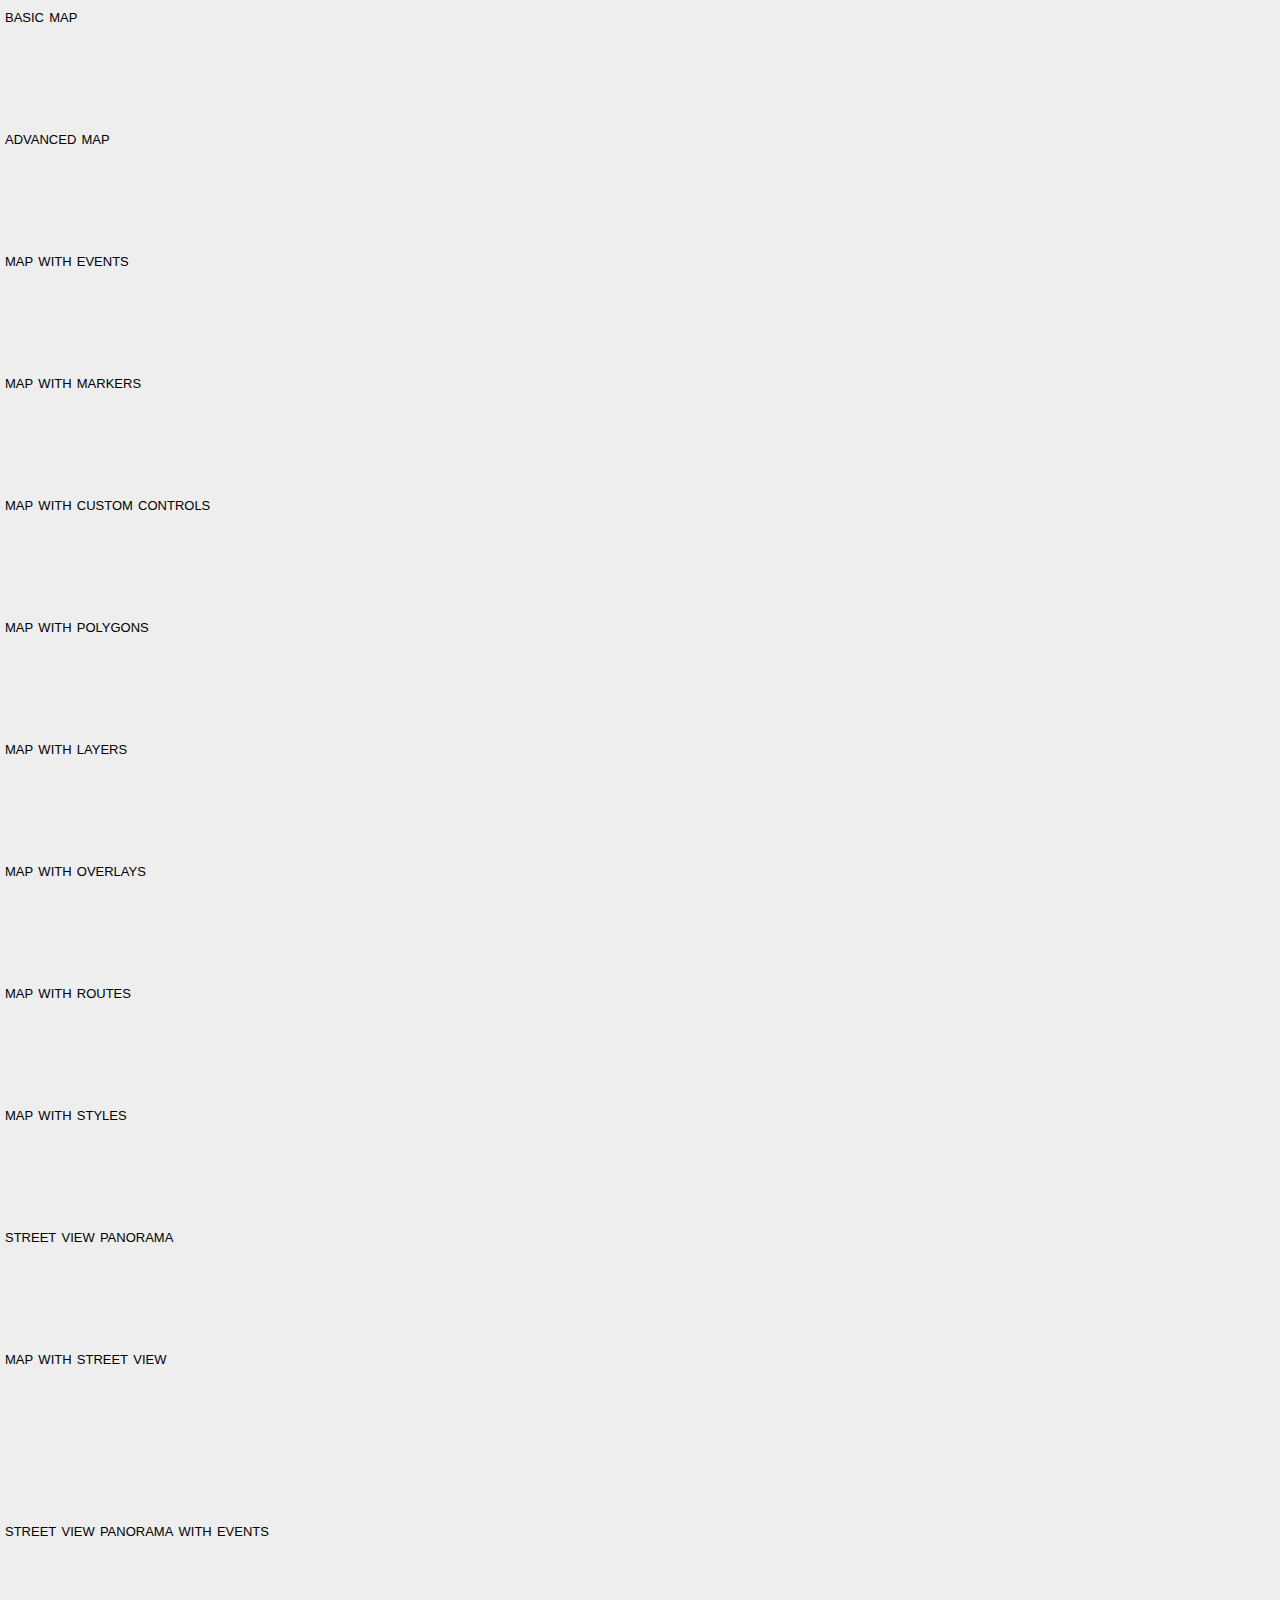
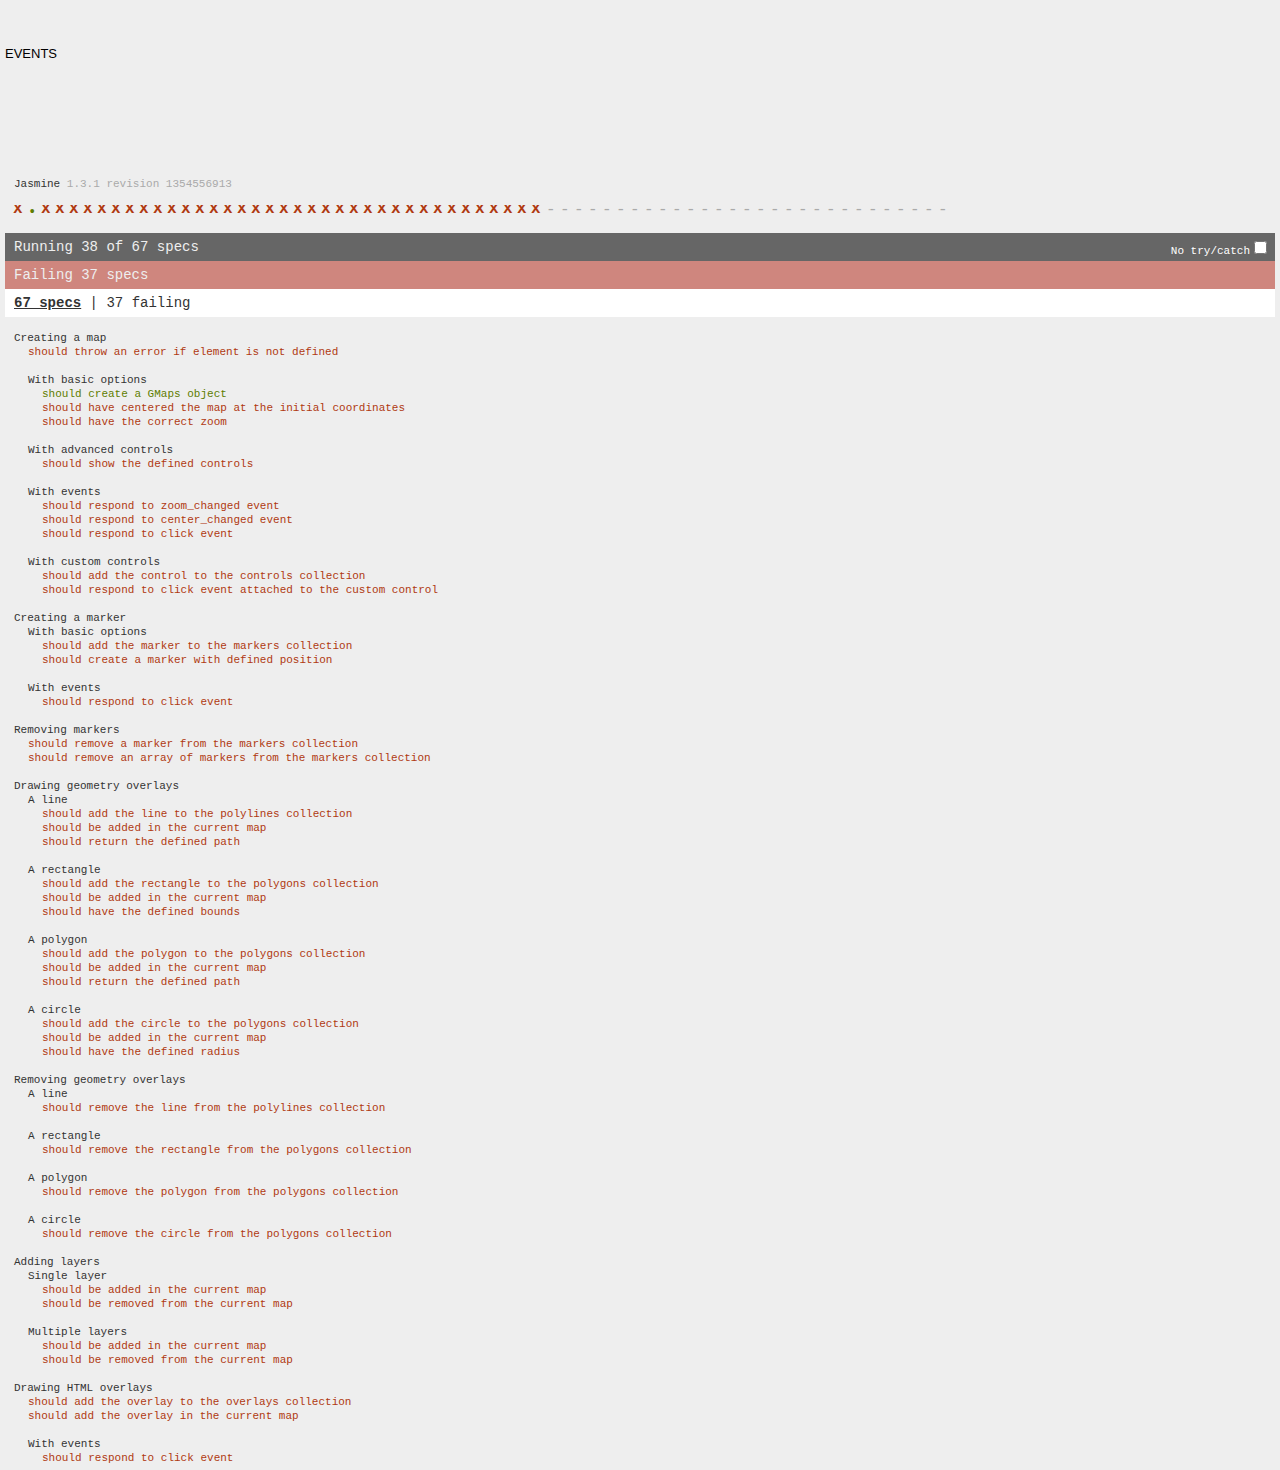
<file: src/TheWorld/wwwroot/lib/gmaps/test/index.html>
<!DOCTYPE html>
<html>
<head>
  <title>gmaps.js test</title>
  <link rel="stylesheet" type="text/css" href="lib/jasmine.css" />
  <link rel="stylesheet" href="style.css" />
  <script type="text/javascript" src="lib/jasmine.js"></script>
  <script type="text/javascript" src="lib/jasmine-html.js"></script>

  <script type="text/javascript" src="http://maps.google.com/maps/api/js?sensor=true"></script>
  <script type="text/javascript" src="../gmaps.js"></script>

  <script type="text/javascript" src="spec/MapSpec.js"></script>
  <script type="text/javascript" src="spec/MarkerSpec.js"></script>
  <script type="text/javascript" src="spec/GeometrySpec.js"></script>
  <script type="text/javascript" src="spec/LayerSpec.js"></script>
  <script type="text/javascript" src="spec/OverlaySpec.js"></script>
  <script type="text/javascript" src="spec/RouteSpec.js"></script>
  <script type="text/javascript" src="spec/StyleSpec.js"></script>
  <script type="text/javascript" src="spec/StreetViewSpec.js"></script>
  <script type="text/javascript" src="spec/EventSpec.js"></script>
  <script type="text/javascript" src="spec/ControlSpec.js"></script>

  <script type="text/javascript">
    (function() {
      var jasmineEnv = jasmine.getEnv();
      jasmineEnv.updateInterval = 1000;

      var htmlReporter = new jasmine.HtmlReporter();

      jasmineEnv.addReporter(htmlReporter);

      jasmineEnv.specFilter = function(spec) {
        return htmlReporter.specFilter(spec);
      };

      var currentWindowOnload = window.onload;

      window.onload = function() {
        if (currentWindowOnload) {
          currentWindowOnload();
        }

        execJasmine();
      };

      function execJasmine() {
        jasmineEnv.execute();
      }

    })();
  </script>
</head>
<body>
  <h3>Basic map</h3>
  <div class="map" id="basic-map"></div>
  <h3>Advanced map</h3>
  <div class="map" id="advanced-map"></div>
  <h3>Map with events</h3>
  <div class="map" id="map-with-events"></div>
  <h3>Map with markers</h3>
  <div class="map" id="map-with-markers"></div>
  <h3>Map with custom controls</h3>
  <div class="map" id="map-with-custom-controls"></div>
  <h3>Map with polygons</h3>
  <div class="map" id="map-with-polygons"></div>
  <h3>Map with layers</h3>
  <div class="map" id="map-with-layers"></div>
  <h3>Map with overlays</h3>
  <div class="map" id="map-with-overlays"></div>
  <h3>Map with routes</h3>
  <div class="map" id="map-with-routes"></div>
  <h3>Map with styles</h3>
  <div class="map" id="map-with-styles"></div>
  <h3>Street View Panorama</h3>
  <div class="panorama" id="streetview-standalone-panorama"></div>
  <h3>Map with Street View</h3>
  <div class="with-columns">
    <div class="map" id="map-with-streetview"></div>
    <div class="panorama" id="streetview-panorama"></div>
  </div>
  <h3>Street View Panorama with events</h3>
  <div class="panorama" id="streetview-with-events"></div>
  <h3>Events</h3>
  <div class="map" id="events"></div>
</body>
</html>
</file>
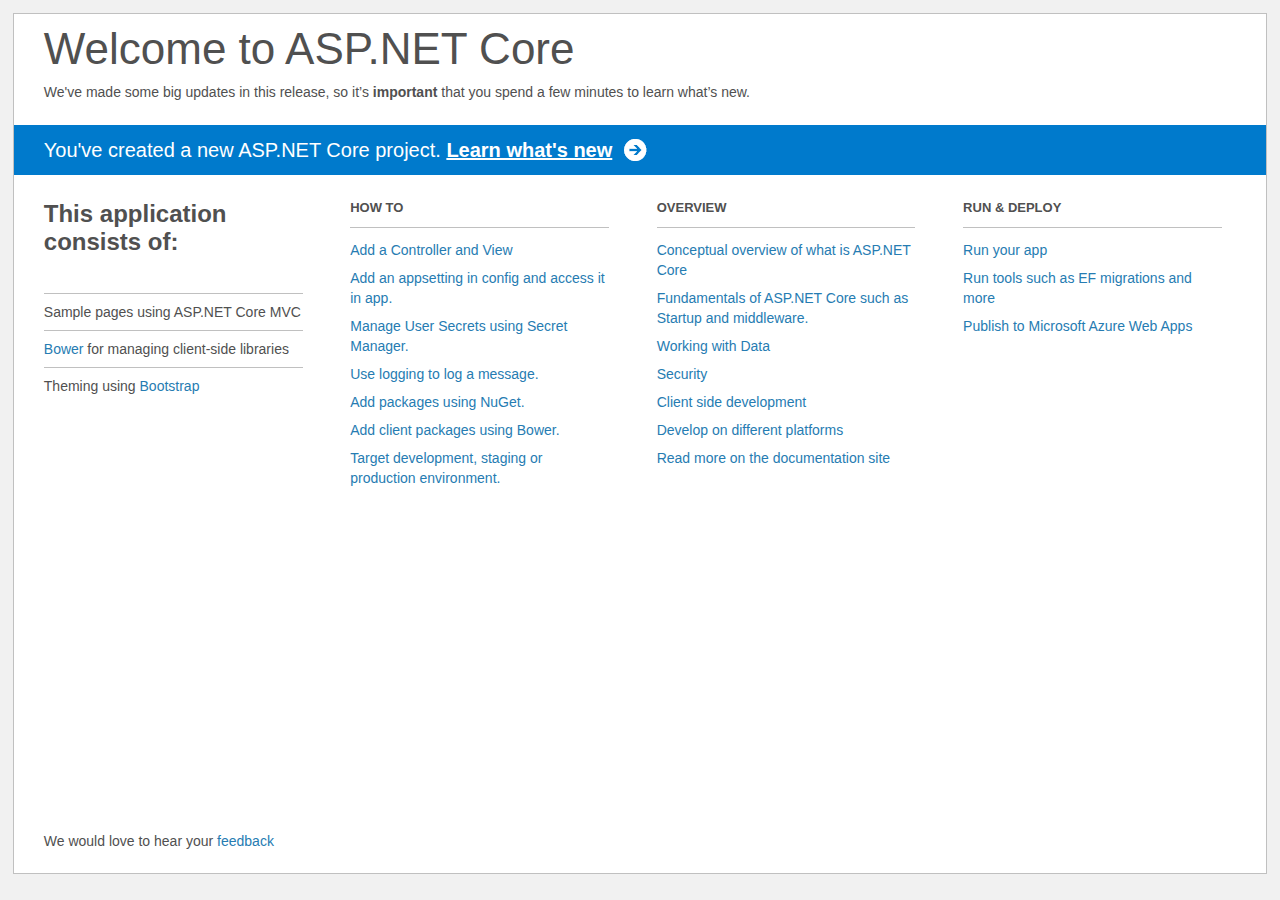
<file: src/TheWorld/Project_Readme.html>
﻿<!DOCTYPE html>
<html lang="en">
<head>
    <meta charset="utf-8" />
    <title>Welcome to ASP.NET Core</title>
    <style>
        html {
            background: #f1f1f1;
            height: 100%;
        }

        body {
            background: #fff;
            color: #505050;
            font: 14px 'Segoe UI', tahoma, arial, helvetica, sans-serif;
            margin: 1%;
            min-height: 95.5%;
            border: 1px solid silver;
            position: relative;
        }

        #header {
            padding: 0;
        }

            #header h1 {
                font-size: 44px;
                font-weight: normal;
                margin: 0;
                padding: 10px 30px 10px 30px;
            }

            #header span {
                margin: 0;
                padding: 0 30px;
                display: block;
            }

            #header p {
                font-size: 20px;
                color: #fff;
                background: #007acc;
                padding: 0 30px;
                line-height: 50px;
                margin-top: 25px;

            }

                #header p a {
                    color: #fff;
                    text-decoration: underline;
                    font-weight: bold;
                    padding-right: 35px;
                    background: no-repeat right bottom url([data-uri]);
                }

        #main {
            padding: 5px 30px;
            clear: both;
        }

        .section {
            width: 21.7%;
            float: left;
            margin: 0 0 0 4%;
        }

            .section h2 {
                font-size: 13px;
                text-transform: uppercase;
                margin: 0;
                border-bottom: 1px solid silver;
                padding-bottom: 12px;
                margin-bottom: 8px;
            }

            .section.first {
                margin-left: 0;
            }

                .section.first h2 {
                    font-size: 24px;
                    text-transform: none;
                    margin-bottom: 25px;
                    border: none;
                }

                .section.first li {
                    border-top: 1px solid silver;
                    padding: 8px 0;
                }

            .section.last {
                margin-right: 0;
            }

        ul {
            list-style: none;
            padding: 0;
            margin: 0;
            line-height: 20px;
        }

        li {
            padding: 4px 0;
        }

        a {
            color: #267cb2;
            text-decoration: none;
        }

            a:hover {
                text-decoration: underline;
            }

        #footer {
            clear: both;
            padding-top: 50px;
        }

            #footer p {
                position: absolute;
                bottom: 10px;
            }
    </style>
</head>
<body>

    <div id="header">
        <h1>Welcome to ASP.NET Core</h1>
        <span>
            We've made some big updates in this release, so it’s <b>important</b> that you spend
            a few minutes to learn what’s new.
        </span>
        <p>You've created a new ASP.NET Core project. <a href="http://go.microsoft.com/fwlink/?LinkId=518016">Learn what's new</a></p>
    </div>

    <div id="main">
        <div class="section first">
            <h2>This application consists of:</h2>
            <ul>
                <li>Sample pages using ASP.NET Core MVC</li>
                <li><a href="http://go.microsoft.com/fwlink/?LinkId=518004">Bower</a> for managing client-side libraries</li>
                <li>Theming using <a href="http://go.microsoft.com/fwlink/?LinkID=398939">Bootstrap</a></li>
            </ul>
        </div>
        <div class="section">
            <h2>How to</h2>
            <ul>
                <li><a href="http://go.microsoft.com/fwlink/?LinkID=398600">Add a Controller and View</a></li>
                <li><a href="http://go.microsoft.com/fwlink/?LinkID=699562">Add an appsetting in config and access it in app.</a></li>
                <li><a href="http://go.microsoft.com/fwlink/?LinkId=699315">Manage User Secrets using Secret Manager.</a></li>
                <li><a href="http://go.microsoft.com/fwlink/?LinkId=699316">Use logging to log a message.</a></li>
                <li><a href="http://go.microsoft.com/fwlink/?LinkId=699317">Add packages using NuGet.</a></li>
                <li><a href="http://go.microsoft.com/fwlink/?LinkId=699318">Add client packages using Bower.</a></li>
                <li><a href="http://go.microsoft.com/fwlink/?LinkId=699319">Target development, staging or production environment.</a></li>
            </ul>
        </div>
        <div class="section">
            <h2>Overview</h2>
            <ul>
                <li><a href="http://go.microsoft.com/fwlink/?LinkId=518008">Conceptual overview of what is ASP.NET Core</a></li>
                <li><a href="http://go.microsoft.com/fwlink/?LinkId=699320">Fundamentals of ASP.NET Core such as Startup and middleware.</a></li>
                <li><a href="http://go.microsoft.com/fwlink/?LinkId=398602">Working with Data</a></li>
                <li><a href="http://go.microsoft.com/fwlink/?LinkId=398603">Security</a></li>
                <li><a href="http://go.microsoft.com/fwlink/?LinkID=699321">Client side development</a></li>
                <li><a href="http://go.microsoft.com/fwlink/?LinkID=699322">Develop on different platforms</a></li>
                <li><a href="http://go.microsoft.com/fwlink/?LinkID=699323">Read more on the documentation site</a></li>
            </ul>
        </div>
        <div class="section last">
            <h2>Run & Deploy</h2>
            <ul>
                <li><a href="http://go.microsoft.com/fwlink/?LinkID=517851">Run your app</a></li>
                <li><a href="http://go.microsoft.com/fwlink/?LinkID=517853">Run tools such as EF migrations and more</a></li>
                <li><a href="http://go.microsoft.com/fwlink/?LinkID=398609">Publish to Microsoft Azure Web Apps</a></li>
            </ul>
        </div>

        <div id="footer">
            <p>We would love to hear your <a href="http://go.microsoft.com/fwlink/?LinkId=518015">feedback</a></p>
        </div>
    </div>

</body>
</html>
</file>
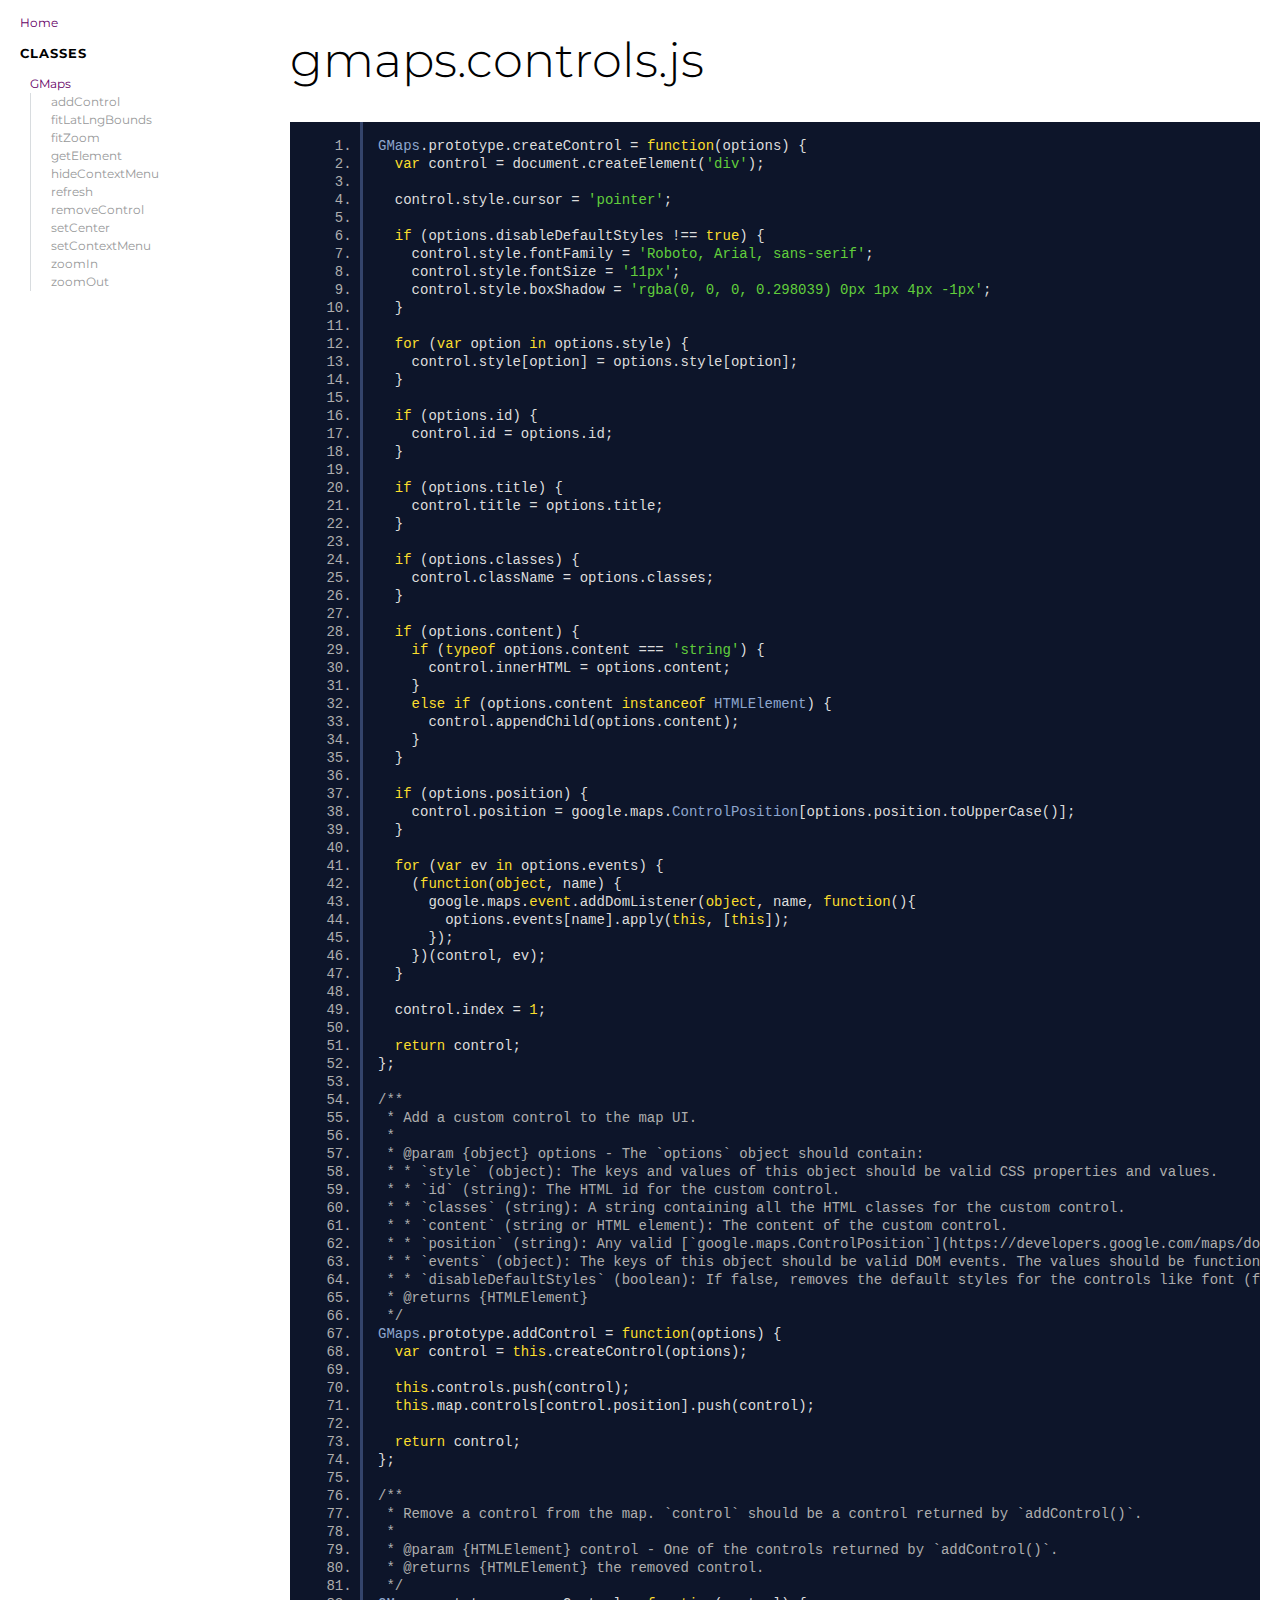
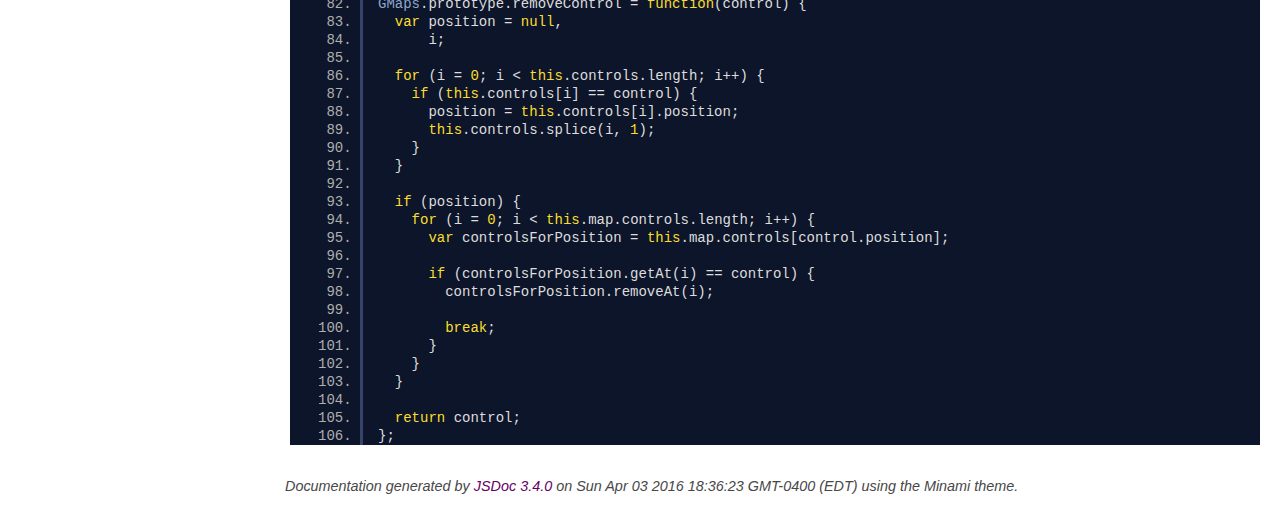
<file: src/TheWorld/wwwroot/lib/gmaps/docs/gmaps.controls.js.html>
<!DOCTYPE html>
<html lang="en">
<head>
    <meta charset="utf-8">
    <title>gmaps.controls.js - Documentation</title>

    <script src="scripts/prettify/prettify.js"></script>
    <script src="scripts/prettify/lang-css.js"></script>
    <!--[if lt IE 9]>
      <script src="//html5shiv.googlecode.com/svn/trunk/html5.js"></script>
    <![endif]-->
    <link type="text/css" rel="stylesheet" href="https://code.ionicframework.com/ionicons/2.0.1/css/ionicons.min.css">
    <link type="text/css" rel="stylesheet" href="styles/prettify.css">
    <link type="text/css" rel="stylesheet" href="styles/jsdoc.css">
</head>
<body>

<input type="checkbox" id="nav-trigger" class="nav-trigger" />
<label for="nav-trigger" class="navicon-button x">
  <div class="navicon"></div>
</label>

<label for="nav-trigger" class="overlay"></label>

<nav>
    <h2><a href="index.html">Home</a></h2><h3>Classes</h3><ul><li><a href="GMaps.html">GMaps</a><ul class='methods'><li data-type='method'><a href="GMaps.html#addControl">addControl</a></li><li data-type='method'><a href="GMaps.html#fitLatLngBounds">fitLatLngBounds</a></li><li data-type='method'><a href="GMaps.html#fitZoom">fitZoom</a></li><li data-type='method'><a href="GMaps.html#getElement">getElement</a></li><li data-type='method'><a href="GMaps.html#hideContextMenu">hideContextMenu</a></li><li data-type='method'><a href="GMaps.html#refresh">refresh</a></li><li data-type='method'><a href="GMaps.html#removeControl">removeControl</a></li><li data-type='method'><a href="GMaps.html#setCenter">setCenter</a></li><li data-type='method'><a href="GMaps.html#setContextMenu">setContextMenu</a></li><li data-type='method'><a href="GMaps.html#zoomIn">zoomIn</a></li><li data-type='method'><a href="GMaps.html#zoomOut">zoomOut</a></li></ul></li></ul>
</nav>

<div id="main">
    
    <h1 class="page-title">gmaps.controls.js</h1>
    

    



    
    <section>
        <article>
            <pre class="prettyprint source linenums"><code>GMaps.prototype.createControl = function(options) {
  var control = document.createElement('div');

  control.style.cursor = 'pointer';

  if (options.disableDefaultStyles !== true) {
    control.style.fontFamily = 'Roboto, Arial, sans-serif';
    control.style.fontSize = '11px';
    control.style.boxShadow = 'rgba(0, 0, 0, 0.298039) 0px 1px 4px -1px';
  }

  for (var option in options.style) {
    control.style[option] = options.style[option];
  }

  if (options.id) {
    control.id = options.id;
  }

  if (options.title) {
    control.title = options.title;
  }

  if (options.classes) {
    control.className = options.classes;
  }

  if (options.content) {
    if (typeof options.content === 'string') {
      control.innerHTML = options.content;
    }
    else if (options.content instanceof HTMLElement) {
      control.appendChild(options.content);
    }
  }

  if (options.position) {
    control.position = google.maps.ControlPosition[options.position.toUpperCase()];
  }

  for (var ev in options.events) {
    (function(object, name) {
      google.maps.event.addDomListener(object, name, function(){
        options.events[name].apply(this, [this]);
      });
    })(control, ev);
  }

  control.index = 1;

  return control;
};

/**
 * Add a custom control to the map UI.
 *
 * @param {object} options - The `options` object should contain:
 * * `style` (object): The keys and values of this object should be valid CSS properties and values.
 * * `id` (string): The HTML id for the custom control.
 * * `classes` (string): A string containing all the HTML classes for the custom control.
 * * `content` (string or HTML element): The content of the custom control.
 * * `position` (string): Any valid [`google.maps.ControlPosition`](https://developers.google.com/maps/documentation/javascript/controls#ControlPositioning) value, in lower or upper case.
 * * `events` (object): The keys of this object should be valid DOM events. The values should be functions.
 * * `disableDefaultStyles` (boolean): If false, removes the default styles for the controls like font (family and size), and box shadow.
 * @returns {HTMLElement}
 */
GMaps.prototype.addControl = function(options) {
  var control = this.createControl(options);

  this.controls.push(control);
  this.map.controls[control.position].push(control);

  return control;
};

/**
 * Remove a control from the map. `control` should be a control returned by `addControl()`.
 *
 * @param {HTMLElement} control - One of the controls returned by `addControl()`.
 * @returns {HTMLElement} the removed control.
 */
GMaps.prototype.removeControl = function(control) {
  var position = null,
      i;

  for (i = 0; i &lt; this.controls.length; i++) {
    if (this.controls[i] == control) {
      position = this.controls[i].position;
      this.controls.splice(i, 1);
    }
  }

  if (position) {
    for (i = 0; i &lt; this.map.controls.length; i++) {
      var controlsForPosition = this.map.controls[control.position];

      if (controlsForPosition.getAt(i) == control) {
        controlsForPosition.removeAt(i);

        break;
      }
    }
  }

  return control;
};
</code></pre>
        </article>
    </section>




</div>

<br class="clear">

<footer>
    Documentation generated by <a href="https://github.com/jsdoc3/jsdoc">JSDoc 3.4.0</a> on Sun Apr 03 2016 18:36:23 GMT-0400 (EDT) using the Minami theme.
</footer>

<script>prettyPrint();</script>
<script src="scripts/linenumber.js"></script>
</body>
</html>
</file>
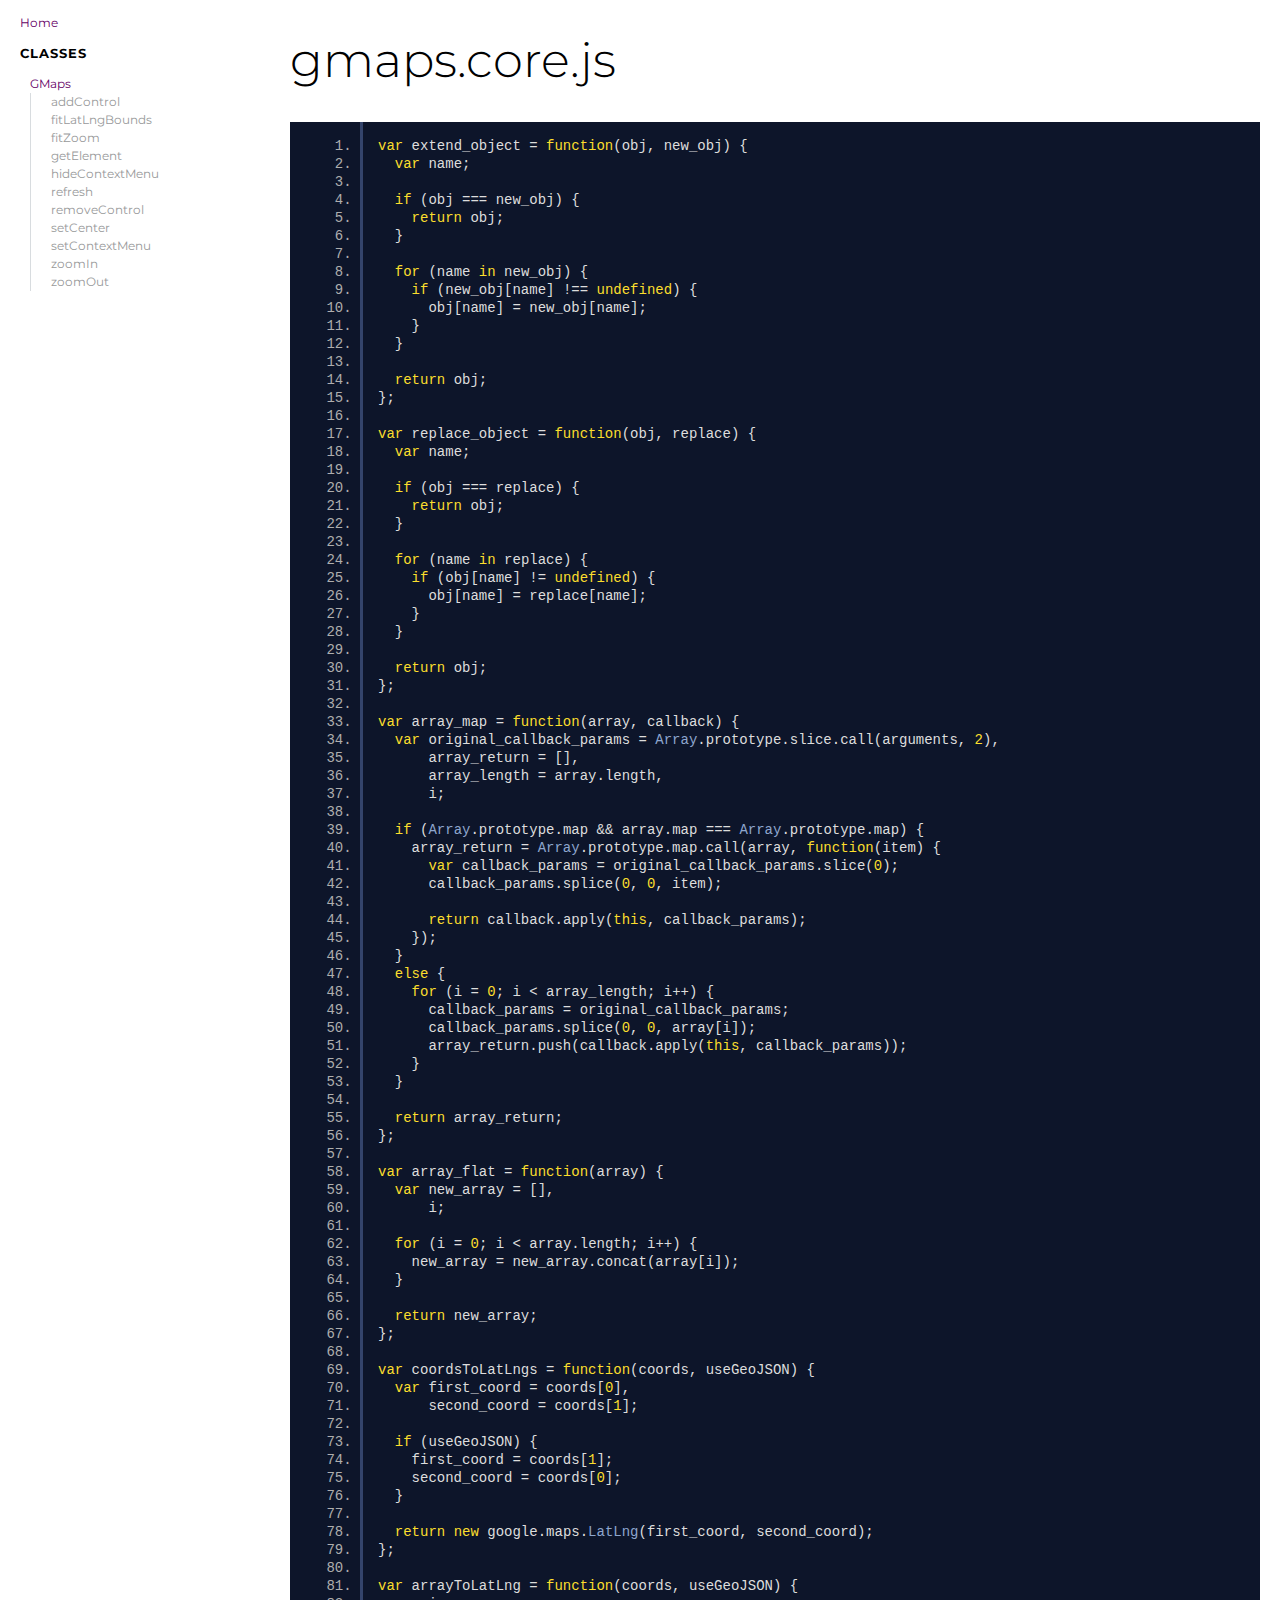
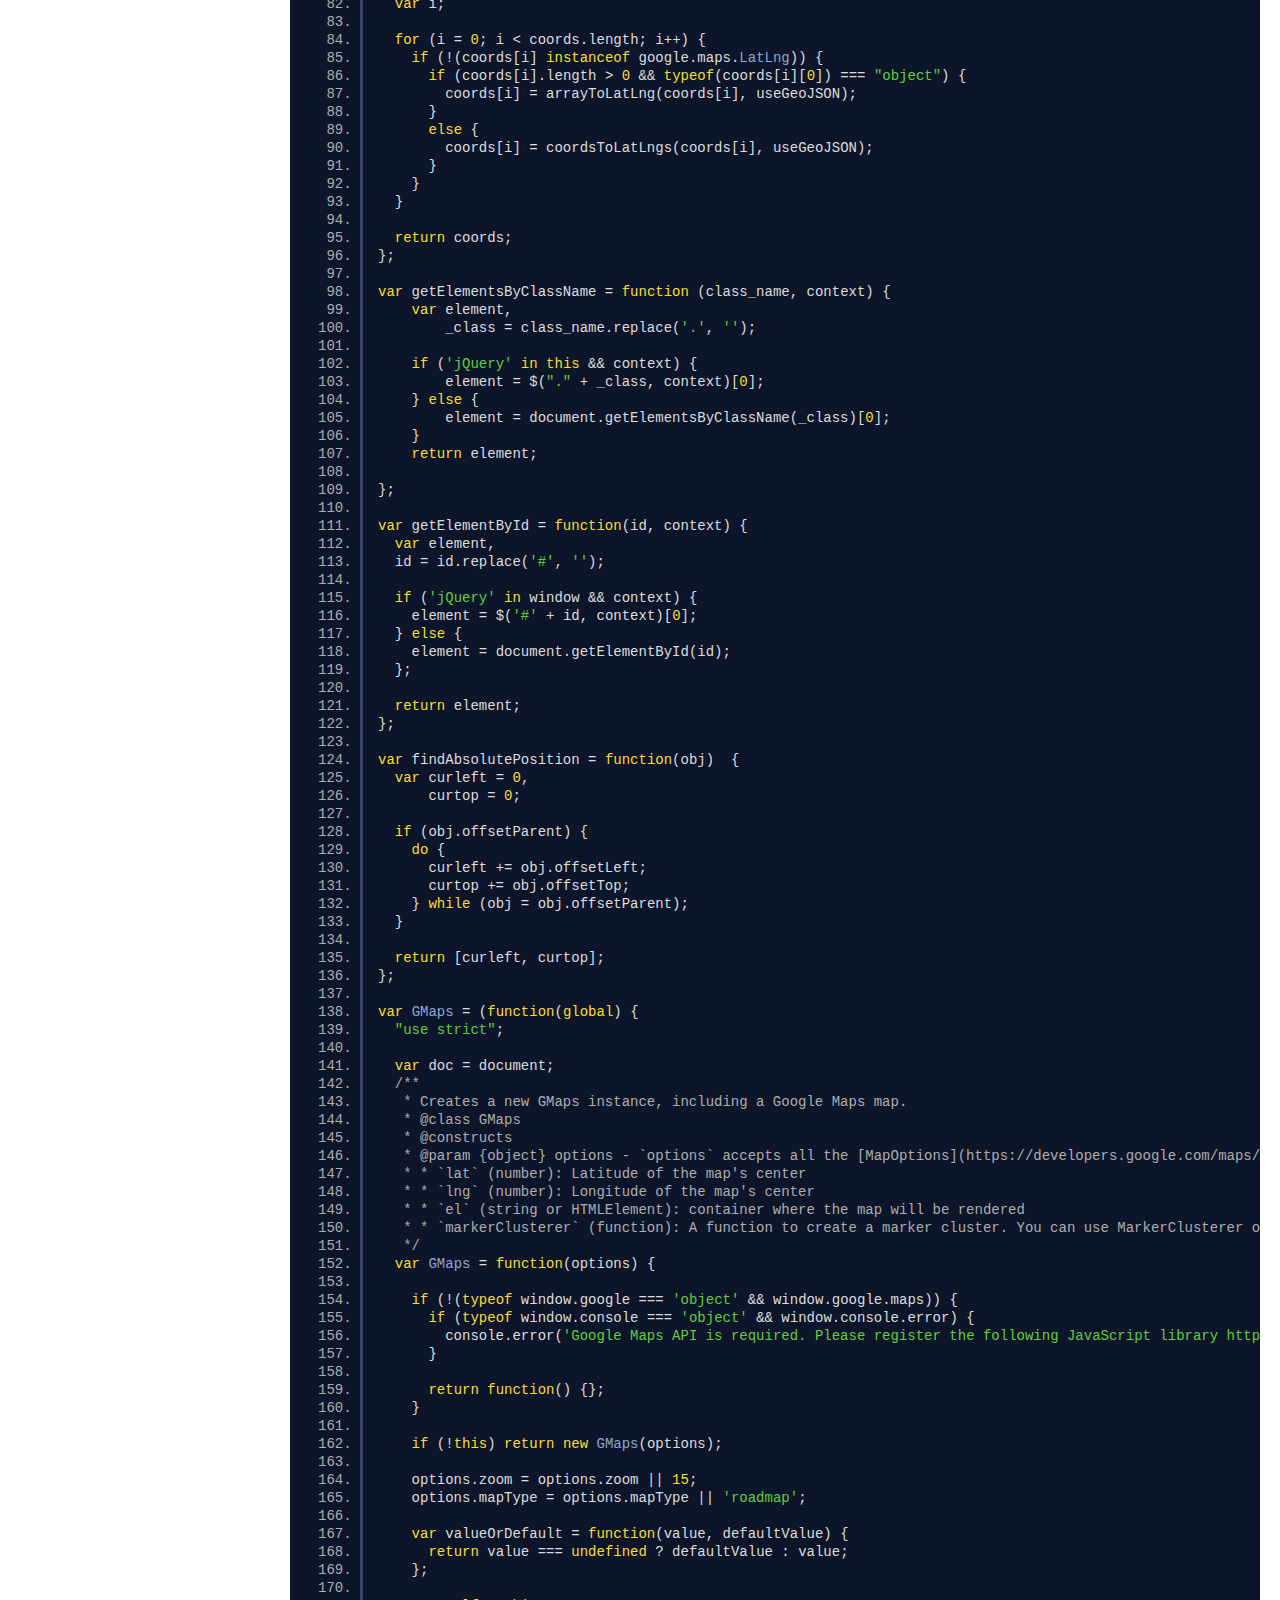
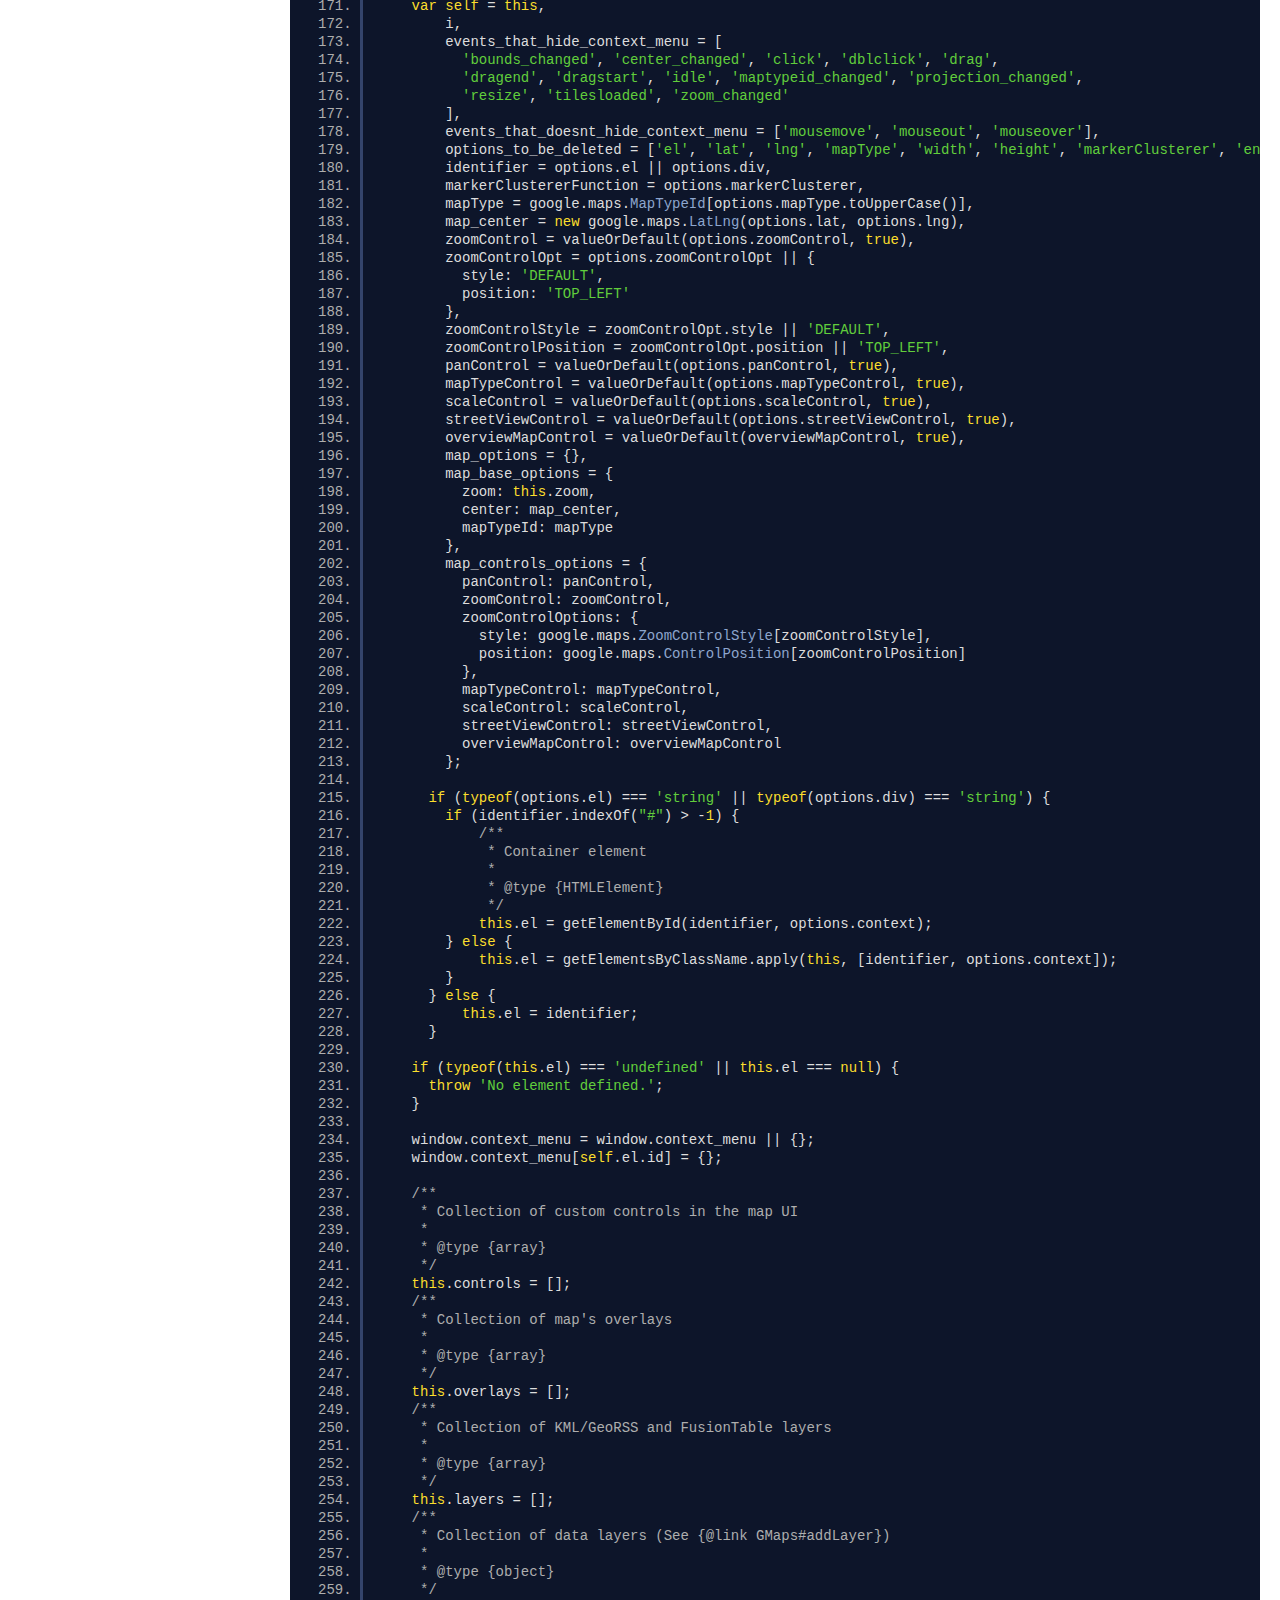
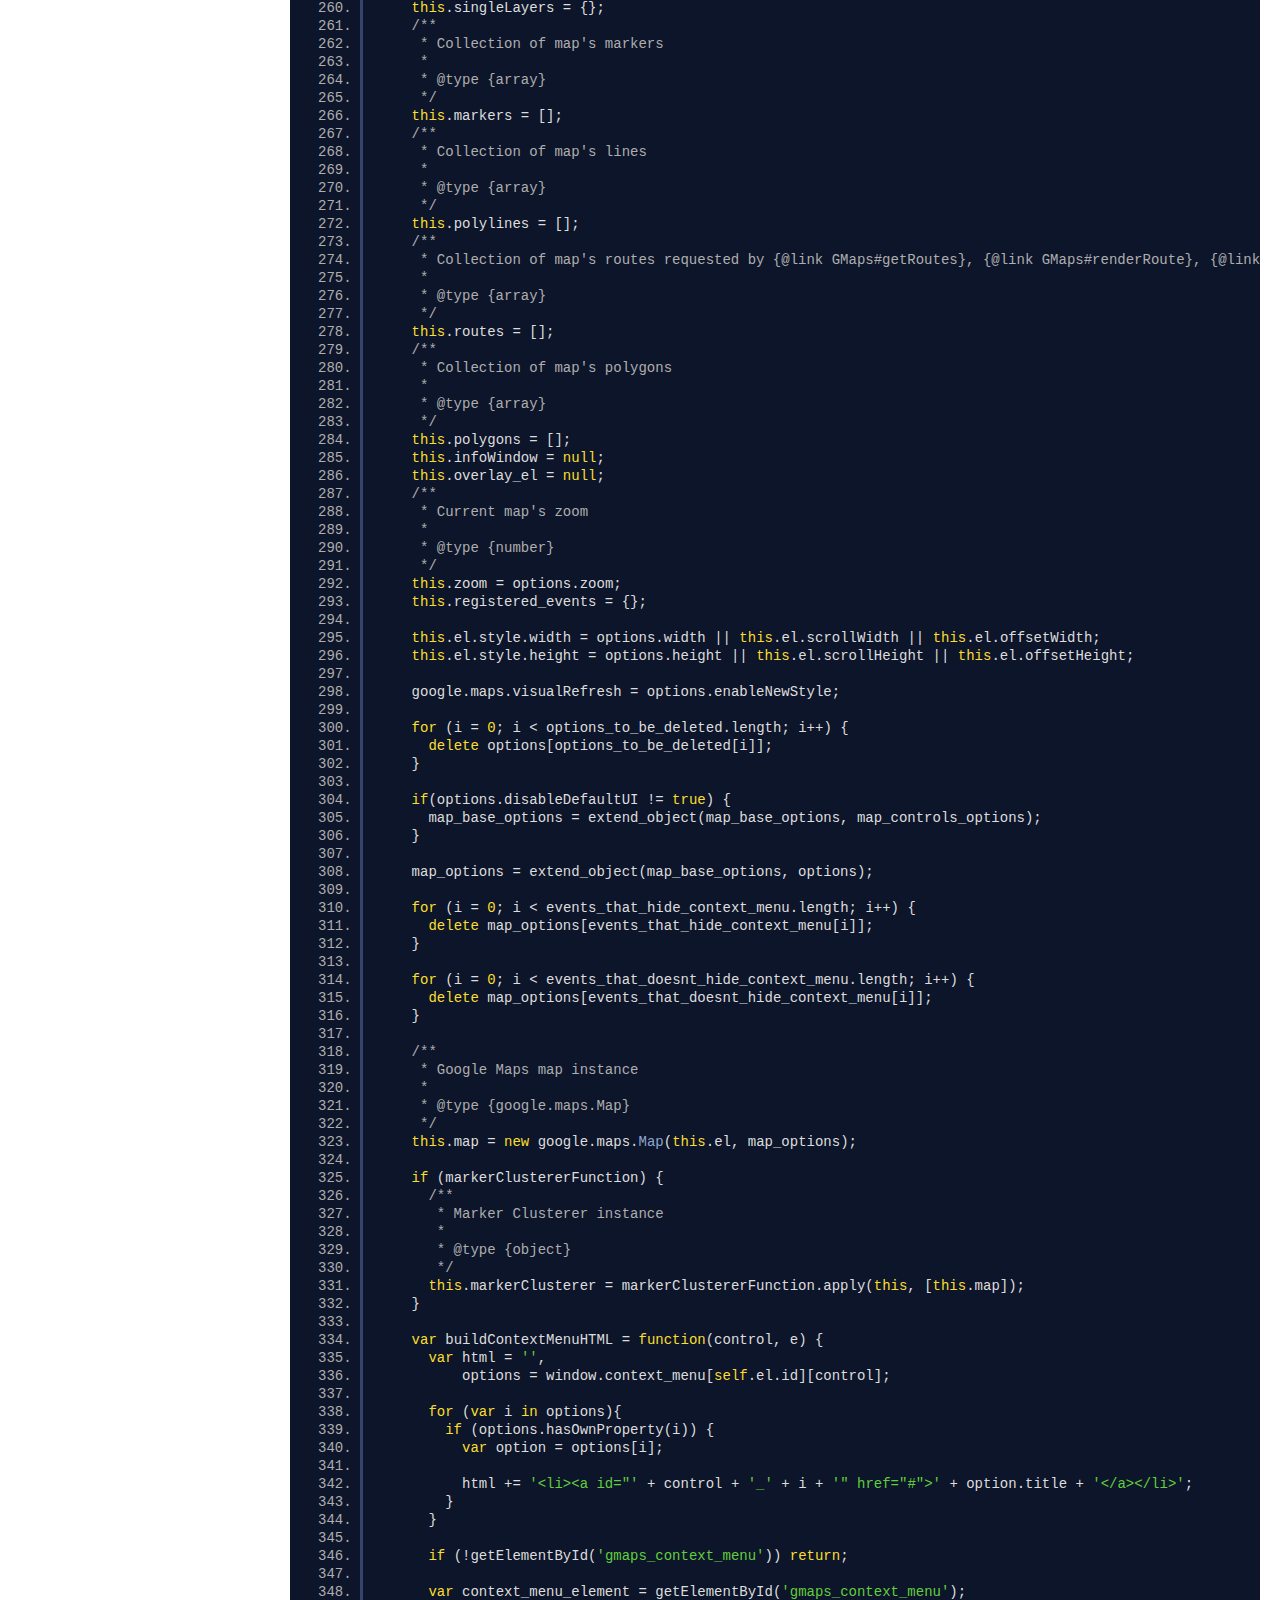
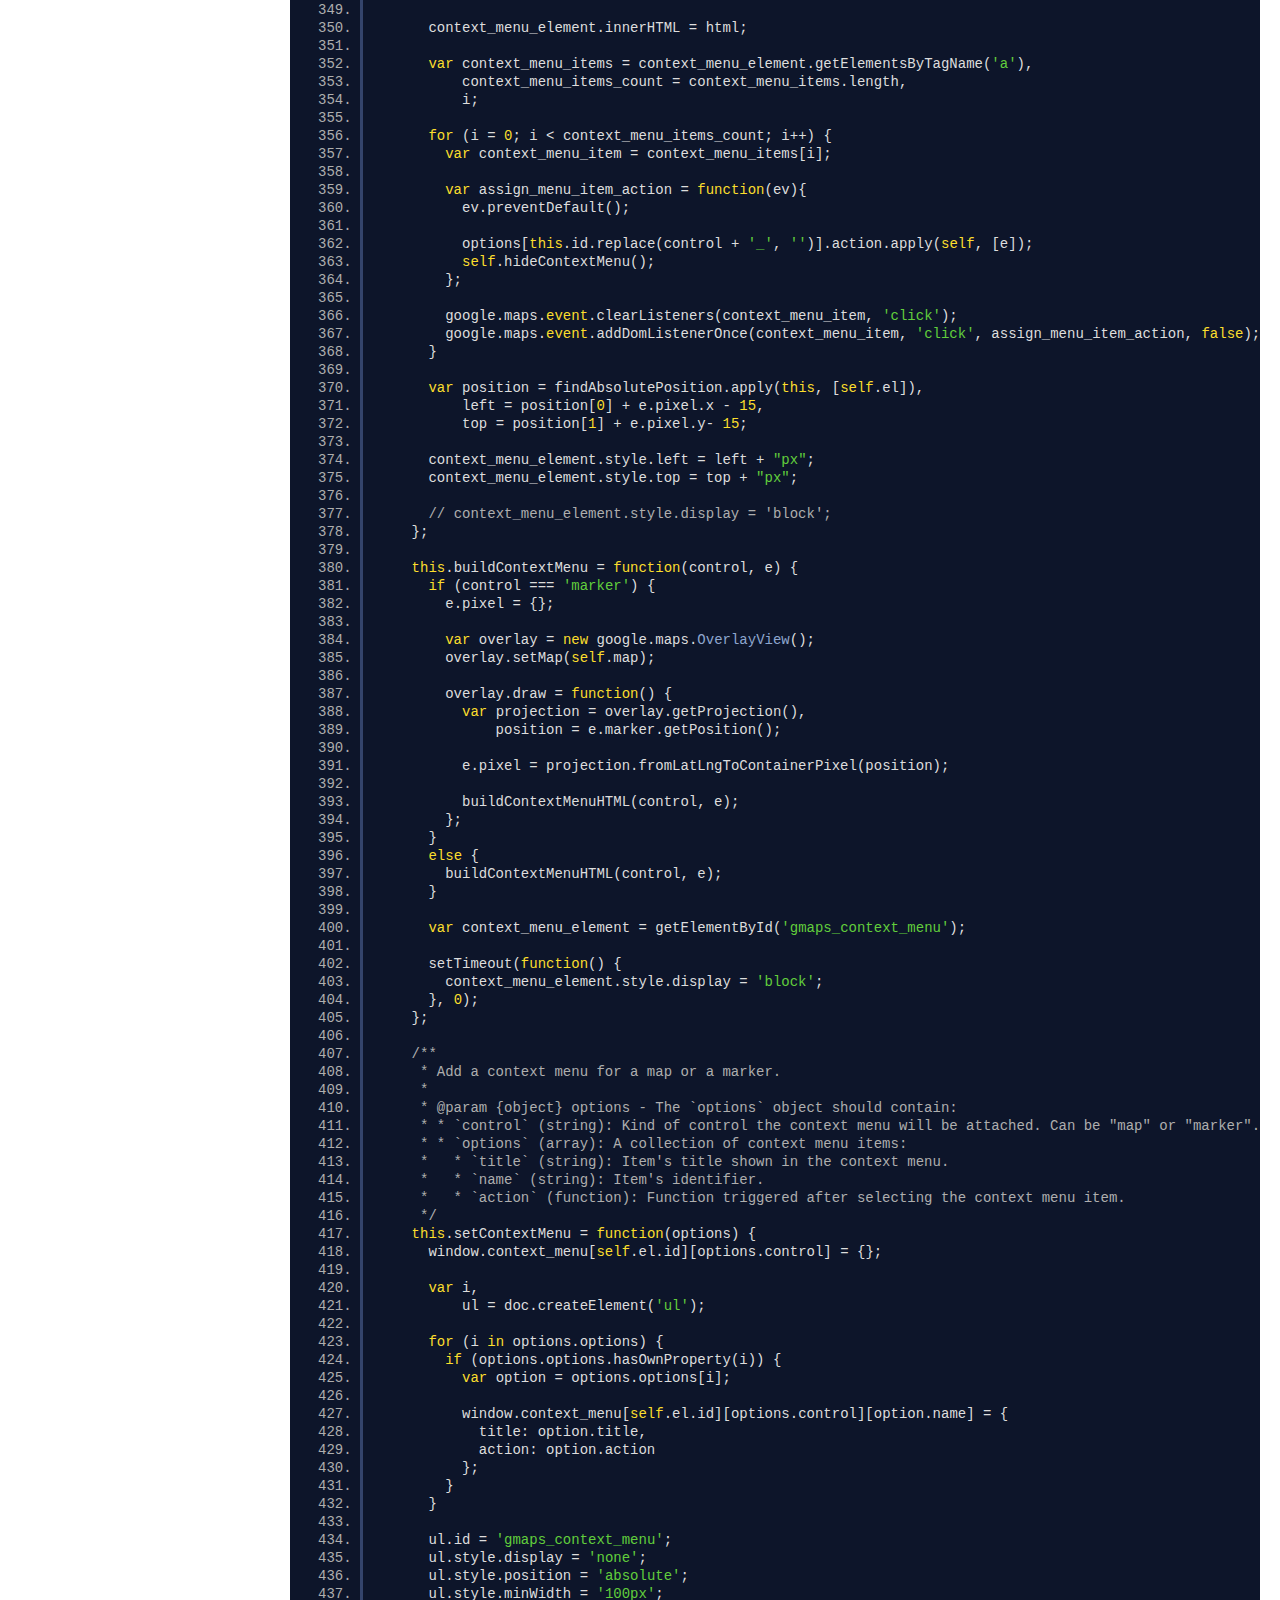
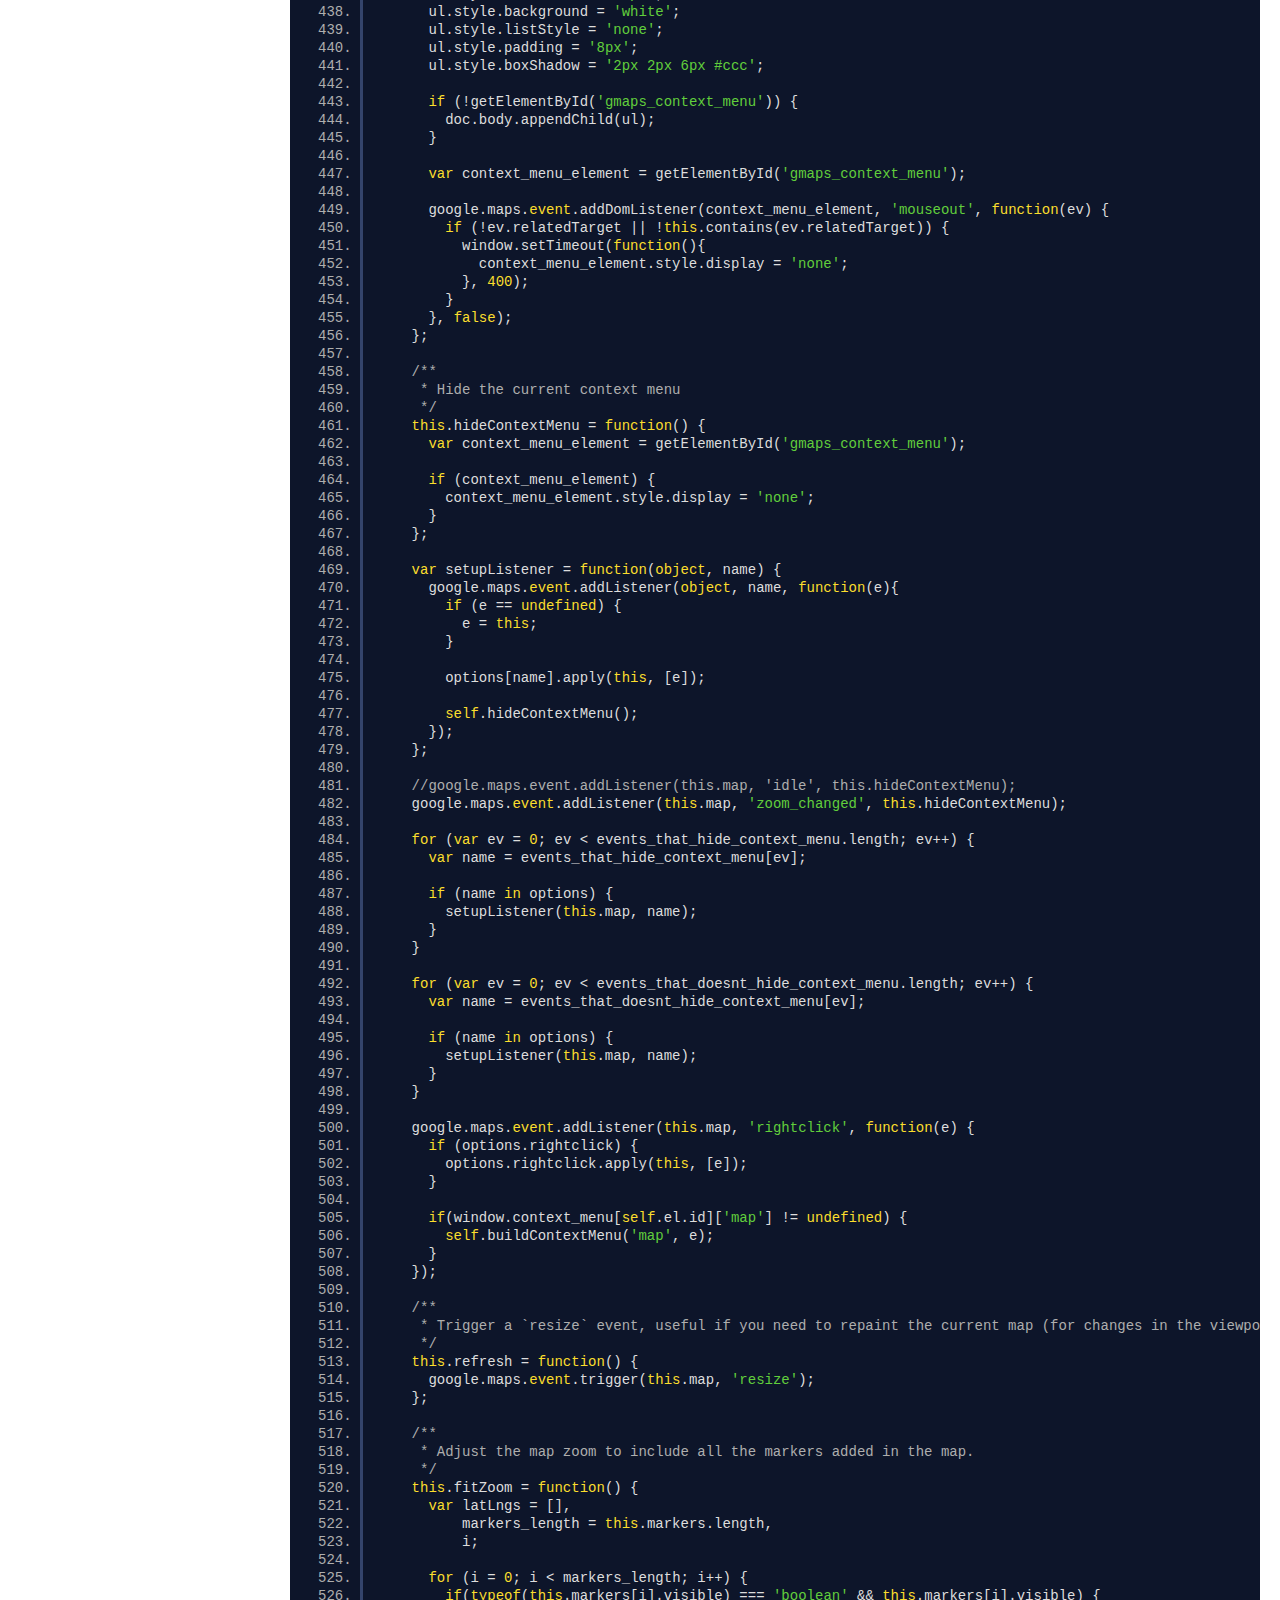
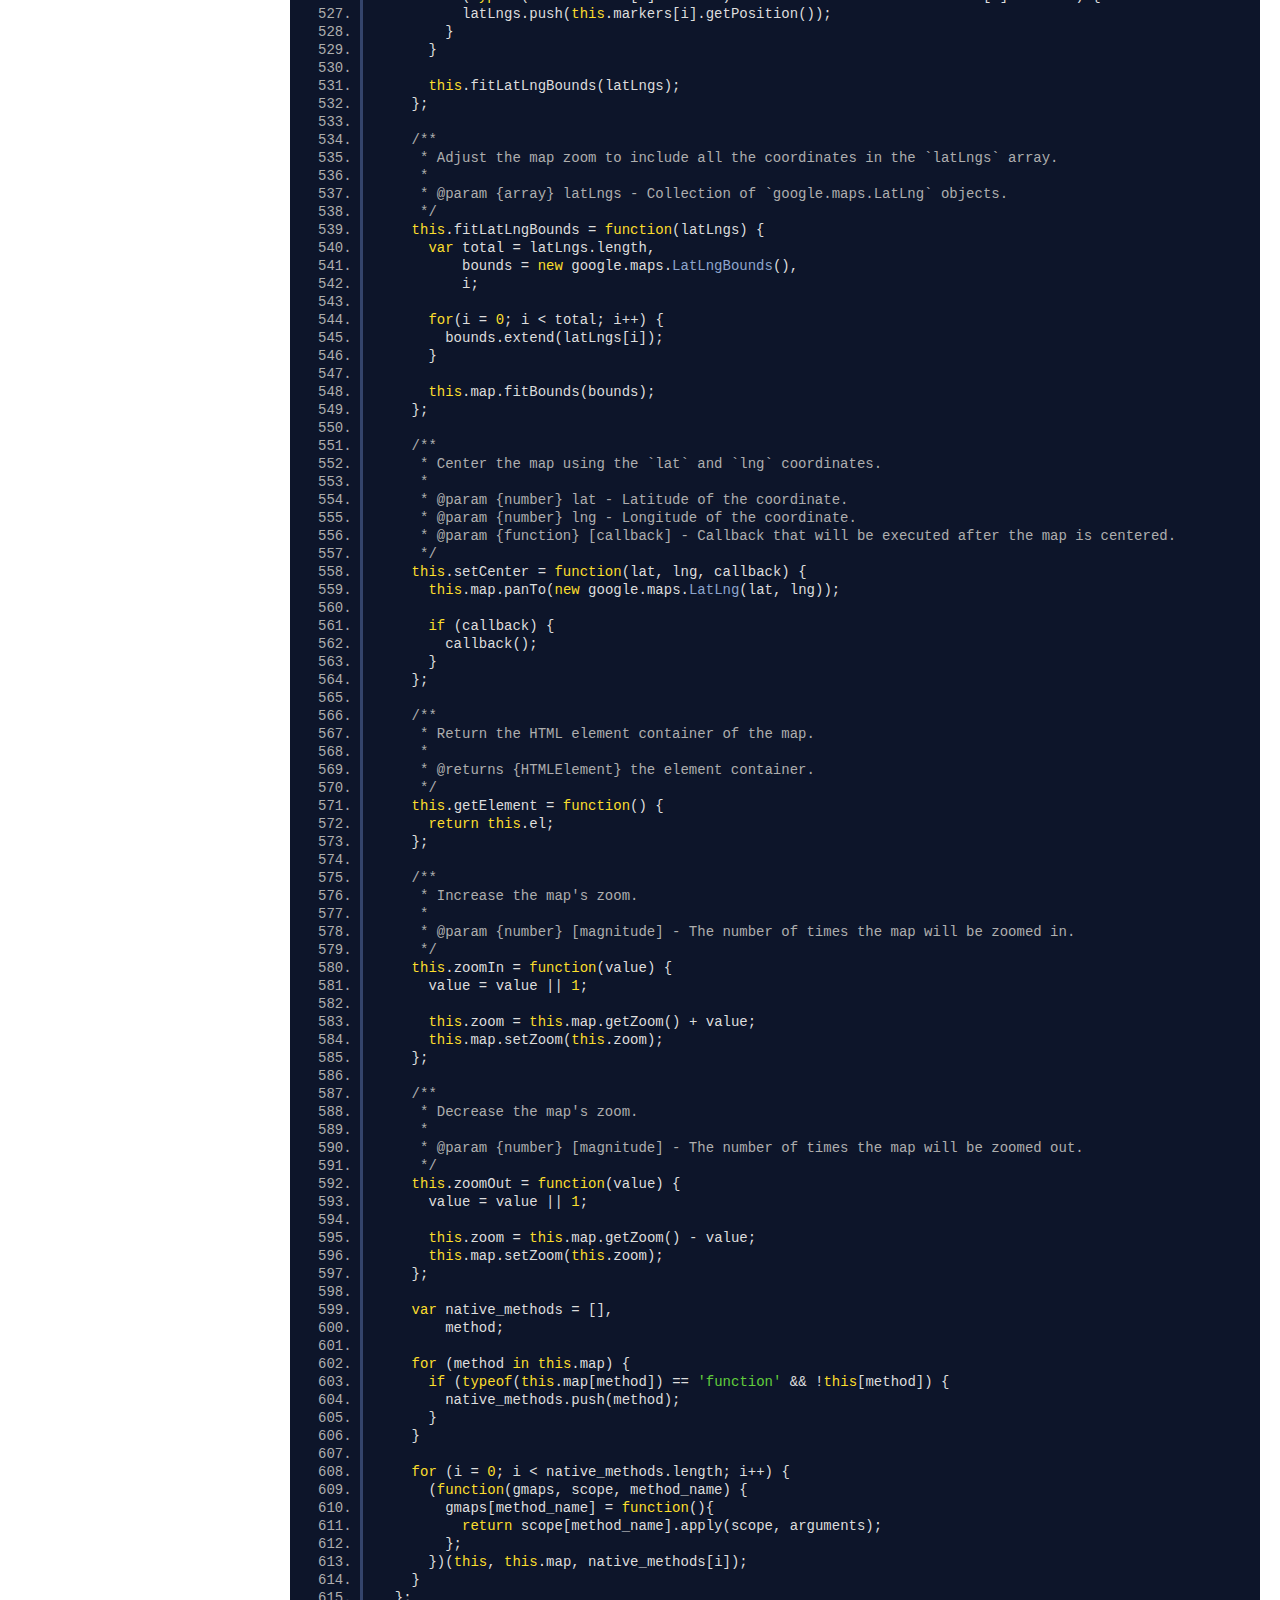
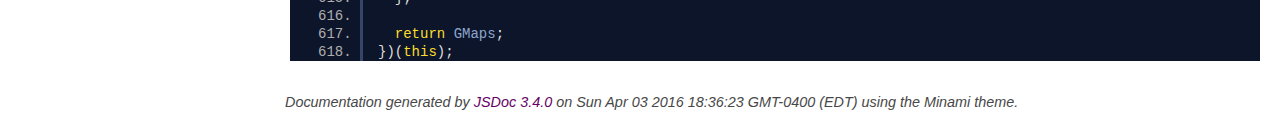
<file: src/TheWorld/wwwroot/lib/gmaps/docs/gmaps.core.js.html>
<!DOCTYPE html>
<html lang="en">
<head>
    <meta charset="utf-8">
    <title>gmaps.core.js - Documentation</title>

    <script src="scripts/prettify/prettify.js"></script>
    <script src="scripts/prettify/lang-css.js"></script>
    <!--[if lt IE 9]>
      <script src="//html5shiv.googlecode.com/svn/trunk/html5.js"></script>
    <![endif]-->
    <link type="text/css" rel="stylesheet" href="https://code.ionicframework.com/ionicons/2.0.1/css/ionicons.min.css">
    <link type="text/css" rel="stylesheet" href="styles/prettify.css">
    <link type="text/css" rel="stylesheet" href="styles/jsdoc.css">
</head>
<body>

<input type="checkbox" id="nav-trigger" class="nav-trigger" />
<label for="nav-trigger" class="navicon-button x">
  <div class="navicon"></div>
</label>

<label for="nav-trigger" class="overlay"></label>

<nav>
    <h2><a href="index.html">Home</a></h2><h3>Classes</h3><ul><li><a href="GMaps.html">GMaps</a><ul class='methods'><li data-type='method'><a href="GMaps.html#addControl">addControl</a></li><li data-type='method'><a href="GMaps.html#fitLatLngBounds">fitLatLngBounds</a></li><li data-type='method'><a href="GMaps.html#fitZoom">fitZoom</a></li><li data-type='method'><a href="GMaps.html#getElement">getElement</a></li><li data-type='method'><a href="GMaps.html#hideContextMenu">hideContextMenu</a></li><li data-type='method'><a href="GMaps.html#refresh">refresh</a></li><li data-type='method'><a href="GMaps.html#removeControl">removeControl</a></li><li data-type='method'><a href="GMaps.html#setCenter">setCenter</a></li><li data-type='method'><a href="GMaps.html#setContextMenu">setContextMenu</a></li><li data-type='method'><a href="GMaps.html#zoomIn">zoomIn</a></li><li data-type='method'><a href="GMaps.html#zoomOut">zoomOut</a></li></ul></li></ul>
</nav>

<div id="main">
    
    <h1 class="page-title">gmaps.core.js</h1>
    

    



    
    <section>
        <article>
            <pre class="prettyprint source linenums"><code>var extend_object = function(obj, new_obj) {
  var name;

  if (obj === new_obj) {
    return obj;
  }

  for (name in new_obj) {
    if (new_obj[name] !== undefined) {
      obj[name] = new_obj[name];
    }
  }

  return obj;
};

var replace_object = function(obj, replace) {
  var name;

  if (obj === replace) {
    return obj;
  }

  for (name in replace) {
    if (obj[name] != undefined) {
      obj[name] = replace[name];
    }
  }

  return obj;
};

var array_map = function(array, callback) {
  var original_callback_params = Array.prototype.slice.call(arguments, 2),
      array_return = [],
      array_length = array.length,
      i;

  if (Array.prototype.map &amp;&amp; array.map === Array.prototype.map) {
    array_return = Array.prototype.map.call(array, function(item) {
      var callback_params = original_callback_params.slice(0);
      callback_params.splice(0, 0, item);

      return callback.apply(this, callback_params);
    });
  }
  else {
    for (i = 0; i &lt; array_length; i++) {
      callback_params = original_callback_params;
      callback_params.splice(0, 0, array[i]);
      array_return.push(callback.apply(this, callback_params));
    }
  }

  return array_return;
};

var array_flat = function(array) {
  var new_array = [],
      i;

  for (i = 0; i &lt; array.length; i++) {
    new_array = new_array.concat(array[i]);
  }

  return new_array;
};

var coordsToLatLngs = function(coords, useGeoJSON) {
  var first_coord = coords[0],
      second_coord = coords[1];

  if (useGeoJSON) {
    first_coord = coords[1];
    second_coord = coords[0];
  }

  return new google.maps.LatLng(first_coord, second_coord);
};

var arrayToLatLng = function(coords, useGeoJSON) {
  var i;

  for (i = 0; i &lt; coords.length; i++) {
    if (!(coords[i] instanceof google.maps.LatLng)) {
      if (coords[i].length > 0 &amp;&amp; typeof(coords[i][0]) === "object") {
        coords[i] = arrayToLatLng(coords[i], useGeoJSON);
      }
      else {
        coords[i] = coordsToLatLngs(coords[i], useGeoJSON);
      }
    }
  }

  return coords;
};

var getElementsByClassName = function (class_name, context) {
    var element,
        _class = class_name.replace('.', '');

    if ('jQuery' in this &amp;&amp; context) {
        element = $("." + _class, context)[0];
    } else {
        element = document.getElementsByClassName(_class)[0];
    }
    return element;

};

var getElementById = function(id, context) {
  var element,
  id = id.replace('#', '');

  if ('jQuery' in window &amp;&amp; context) {
    element = $('#' + id, context)[0];
  } else {
    element = document.getElementById(id);
  };

  return element;
};

var findAbsolutePosition = function(obj)  {
  var curleft = 0,
      curtop = 0;

  if (obj.offsetParent) {
    do {
      curleft += obj.offsetLeft;
      curtop += obj.offsetTop;
    } while (obj = obj.offsetParent);
  }

  return [curleft, curtop];
};

var GMaps = (function(global) {
  "use strict";

  var doc = document;
  /**
   * Creates a new GMaps instance, including a Google Maps map.
   * @class GMaps
   * @constructs
   * @param {object} options - `options` accepts all the [MapOptions](https://developers.google.com/maps/documentation/javascript/reference#MapOptions) and [events](https://developers.google.com/maps/documentation/javascript/reference#Map) listed in the Google Maps API. Also accepts:
   * * `lat` (number): Latitude of the map's center
   * * `lng` (number): Longitude of the map's center
   * * `el` (string or HTMLElement): container where the map will be rendered
   * * `markerClusterer` (function): A function to create a marker cluster. You can use MarkerClusterer or MarkerClustererPlus.
   */
  var GMaps = function(options) {

    if (!(typeof window.google === 'object' &amp;&amp; window.google.maps)) {
      if (typeof window.console === 'object' &amp;&amp; window.console.error) {
        console.error('Google Maps API is required. Please register the following JavaScript library https://maps.googleapis.com/maps/api/js.');
      }

      return function() {};
    }

    if (!this) return new GMaps(options);

    options.zoom = options.zoom || 15;
    options.mapType = options.mapType || 'roadmap';

    var valueOrDefault = function(value, defaultValue) {
      return value === undefined ? defaultValue : value;
    };

    var self = this,
        i,
        events_that_hide_context_menu = [
          'bounds_changed', 'center_changed', 'click', 'dblclick', 'drag',
          'dragend', 'dragstart', 'idle', 'maptypeid_changed', 'projection_changed',
          'resize', 'tilesloaded', 'zoom_changed'
        ],
        events_that_doesnt_hide_context_menu = ['mousemove', 'mouseout', 'mouseover'],
        options_to_be_deleted = ['el', 'lat', 'lng', 'mapType', 'width', 'height', 'markerClusterer', 'enableNewStyle'],
        identifier = options.el || options.div,
        markerClustererFunction = options.markerClusterer,
        mapType = google.maps.MapTypeId[options.mapType.toUpperCase()],
        map_center = new google.maps.LatLng(options.lat, options.lng),
        zoomControl = valueOrDefault(options.zoomControl, true),
        zoomControlOpt = options.zoomControlOpt || {
          style: 'DEFAULT',
          position: 'TOP_LEFT'
        },
        zoomControlStyle = zoomControlOpt.style || 'DEFAULT',
        zoomControlPosition = zoomControlOpt.position || 'TOP_LEFT',
        panControl = valueOrDefault(options.panControl, true),
        mapTypeControl = valueOrDefault(options.mapTypeControl, true),
        scaleControl = valueOrDefault(options.scaleControl, true),
        streetViewControl = valueOrDefault(options.streetViewControl, true),
        overviewMapControl = valueOrDefault(overviewMapControl, true),
        map_options = {},
        map_base_options = {
          zoom: this.zoom,
          center: map_center,
          mapTypeId: mapType
        },
        map_controls_options = {
          panControl: panControl,
          zoomControl: zoomControl,
          zoomControlOptions: {
            style: google.maps.ZoomControlStyle[zoomControlStyle],
            position: google.maps.ControlPosition[zoomControlPosition]
          },
          mapTypeControl: mapTypeControl,
          scaleControl: scaleControl,
          streetViewControl: streetViewControl,
          overviewMapControl: overviewMapControl
        };

      if (typeof(options.el) === 'string' || typeof(options.div) === 'string') {
        if (identifier.indexOf("#") > -1) {
            /**
             * Container element
             *
             * @type {HTMLElement}
             */
            this.el = getElementById(identifier, options.context);
        } else {
            this.el = getElementsByClassName.apply(this, [identifier, options.context]);
        }
      } else {
          this.el = identifier;
      }

    if (typeof(this.el) === 'undefined' || this.el === null) {
      throw 'No element defined.';
    }

    window.context_menu = window.context_menu || {};
    window.context_menu[self.el.id] = {};

    /**
     * Collection of custom controls in the map UI
     *
     * @type {array}
     */
    this.controls = [];
    /**
     * Collection of map's overlays
     *
     * @type {array}
     */
    this.overlays = [];
    /**
     * Collection of KML/GeoRSS and FusionTable layers
     *
     * @type {array}
     */
    this.layers = [];
    /**
     * Collection of data layers (See {@link GMaps#addLayer})
     *
     * @type {object}
     */
    this.singleLayers = {};
    /**
     * Collection of map's markers
     *
     * @type {array}
     */
    this.markers = [];
    /**
     * Collection of map's lines
     *
     * @type {array}
     */
    this.polylines = [];
    /**
     * Collection of map's routes requested by {@link GMaps#getRoutes}, {@link GMaps#renderRoute}, {@link GMaps#drawRoute}, {@link GMaps#travelRoute} or {@link GMaps#drawSteppedRoute}
     *
     * @type {array}
     */
    this.routes = [];
    /**
     * Collection of map's polygons
     *
     * @type {array}
     */
    this.polygons = [];
    this.infoWindow = null;
    this.overlay_el = null;
    /**
     * Current map's zoom
     *
     * @type {number}
     */
    this.zoom = options.zoom;
    this.registered_events = {};

    this.el.style.width = options.width || this.el.scrollWidth || this.el.offsetWidth;
    this.el.style.height = options.height || this.el.scrollHeight || this.el.offsetHeight;

    google.maps.visualRefresh = options.enableNewStyle;

    for (i = 0; i &lt; options_to_be_deleted.length; i++) {
      delete options[options_to_be_deleted[i]];
    }

    if(options.disableDefaultUI != true) {
      map_base_options = extend_object(map_base_options, map_controls_options);
    }

    map_options = extend_object(map_base_options, options);

    for (i = 0; i &lt; events_that_hide_context_menu.length; i++) {
      delete map_options[events_that_hide_context_menu[i]];
    }

    for (i = 0; i &lt; events_that_doesnt_hide_context_menu.length; i++) {
      delete map_options[events_that_doesnt_hide_context_menu[i]];
    }

    /**
     * Google Maps map instance
     *
     * @type {google.maps.Map}
     */
    this.map = new google.maps.Map(this.el, map_options);

    if (markerClustererFunction) {
      /**
       * Marker Clusterer instance
       *
       * @type {object}
       */
      this.markerClusterer = markerClustererFunction.apply(this, [this.map]);
    }

    var buildContextMenuHTML = function(control, e) {
      var html = '',
          options = window.context_menu[self.el.id][control];

      for (var i in options){
        if (options.hasOwnProperty(i)) {
          var option = options[i];

          html += '&lt;li>&lt;a id="' + control + '_' + i + '" href="#">' + option.title + '&lt;/a>&lt;/li>';
        }
      }

      if (!getElementById('gmaps_context_menu')) return;

      var context_menu_element = getElementById('gmaps_context_menu');

      context_menu_element.innerHTML = html;

      var context_menu_items = context_menu_element.getElementsByTagName('a'),
          context_menu_items_count = context_menu_items.length,
          i;

      for (i = 0; i &lt; context_menu_items_count; i++) {
        var context_menu_item = context_menu_items[i];

        var assign_menu_item_action = function(ev){
          ev.preventDefault();

          options[this.id.replace(control + '_', '')].action.apply(self, [e]);
          self.hideContextMenu();
        };

        google.maps.event.clearListeners(context_menu_item, 'click');
        google.maps.event.addDomListenerOnce(context_menu_item, 'click', assign_menu_item_action, false);
      }

      var position = findAbsolutePosition.apply(this, [self.el]),
          left = position[0] + e.pixel.x - 15,
          top = position[1] + e.pixel.y- 15;

      context_menu_element.style.left = left + "px";
      context_menu_element.style.top = top + "px";

      // context_menu_element.style.display = 'block';
    };

    this.buildContextMenu = function(control, e) {
      if (control === 'marker') {
        e.pixel = {};

        var overlay = new google.maps.OverlayView();
        overlay.setMap(self.map);

        overlay.draw = function() {
          var projection = overlay.getProjection(),
              position = e.marker.getPosition();

          e.pixel = projection.fromLatLngToContainerPixel(position);

          buildContextMenuHTML(control, e);
        };
      }
      else {
        buildContextMenuHTML(control, e);
      }

      var context_menu_element = getElementById('gmaps_context_menu');

      setTimeout(function() {
        context_menu_element.style.display = 'block';
      }, 0);
    };

    /**
     * Add a context menu for a map or a marker.
     *
     * @param {object} options - The `options` object should contain:
     * * `control` (string): Kind of control the context menu will be attached. Can be "map" or "marker".
     * * `options` (array): A collection of context menu items:
     *   * `title` (string): Item's title shown in the context menu.
     *   * `name` (string): Item's identifier.
     *   * `action` (function): Function triggered after selecting the context menu item.
     */
    this.setContextMenu = function(options) {
      window.context_menu[self.el.id][options.control] = {};

      var i,
          ul = doc.createElement('ul');

      for (i in options.options) {
        if (options.options.hasOwnProperty(i)) {
          var option = options.options[i];

          window.context_menu[self.el.id][options.control][option.name] = {
            title: option.title,
            action: option.action
          };
        }
      }

      ul.id = 'gmaps_context_menu';
      ul.style.display = 'none';
      ul.style.position = 'absolute';
      ul.style.minWidth = '100px';
      ul.style.background = 'white';
      ul.style.listStyle = 'none';
      ul.style.padding = '8px';
      ul.style.boxShadow = '2px 2px 6px #ccc';

      if (!getElementById('gmaps_context_menu')) {
        doc.body.appendChild(ul);
      }

      var context_menu_element = getElementById('gmaps_context_menu');

      google.maps.event.addDomListener(context_menu_element, 'mouseout', function(ev) {
        if (!ev.relatedTarget || !this.contains(ev.relatedTarget)) {
          window.setTimeout(function(){
            context_menu_element.style.display = 'none';
          }, 400);
        }
      }, false);
    };

    /**
     * Hide the current context menu
     */
    this.hideContextMenu = function() {
      var context_menu_element = getElementById('gmaps_context_menu');

      if (context_menu_element) {
        context_menu_element.style.display = 'none';
      }
    };

    var setupListener = function(object, name) {
      google.maps.event.addListener(object, name, function(e){
        if (e == undefined) {
          e = this;
        }

        options[name].apply(this, [e]);

        self.hideContextMenu();
      });
    };

    //google.maps.event.addListener(this.map, 'idle', this.hideContextMenu);
    google.maps.event.addListener(this.map, 'zoom_changed', this.hideContextMenu);

    for (var ev = 0; ev &lt; events_that_hide_context_menu.length; ev++) {
      var name = events_that_hide_context_menu[ev];

      if (name in options) {
        setupListener(this.map, name);
      }
    }

    for (var ev = 0; ev &lt; events_that_doesnt_hide_context_menu.length; ev++) {
      var name = events_that_doesnt_hide_context_menu[ev];

      if (name in options) {
        setupListener(this.map, name);
      }
    }

    google.maps.event.addListener(this.map, 'rightclick', function(e) {
      if (options.rightclick) {
        options.rightclick.apply(this, [e]);
      }

      if(window.context_menu[self.el.id]['map'] != undefined) {
        self.buildContextMenu('map', e);
      }
    });

    /**
     * Trigger a `resize` event, useful if you need to repaint the current map (for changes in the viewport or display / hide actions).
     */
    this.refresh = function() {
      google.maps.event.trigger(this.map, 'resize');
    };

    /**
     * Adjust the map zoom to include all the markers added in the map.
     */
    this.fitZoom = function() {
      var latLngs = [],
          markers_length = this.markers.length,
          i;

      for (i = 0; i &lt; markers_length; i++) {
        if(typeof(this.markers[i].visible) === 'boolean' &amp;&amp; this.markers[i].visible) {
          latLngs.push(this.markers[i].getPosition());
        }
      }

      this.fitLatLngBounds(latLngs);
    };

    /**
     * Adjust the map zoom to include all the coordinates in the `latLngs` array.
     *
     * @param {array} latLngs - Collection of `google.maps.LatLng` objects.
     */
    this.fitLatLngBounds = function(latLngs) {
      var total = latLngs.length,
          bounds = new google.maps.LatLngBounds(),
          i;

      for(i = 0; i &lt; total; i++) {
        bounds.extend(latLngs[i]);
      }

      this.map.fitBounds(bounds);
    };

    /**
     * Center the map using the `lat` and `lng` coordinates.
     *
     * @param {number} lat - Latitude of the coordinate.
     * @param {number} lng - Longitude of the coordinate.
     * @param {function} [callback] - Callback that will be executed after the map is centered.
     */
    this.setCenter = function(lat, lng, callback) {
      this.map.panTo(new google.maps.LatLng(lat, lng));

      if (callback) {
        callback();
      }
    };

    /**
     * Return the HTML element container of the map.
     *
     * @returns {HTMLElement} the element container.
     */
    this.getElement = function() {
      return this.el;
    };

    /**
     * Increase the map's zoom.
     *
     * @param {number} [magnitude] - The number of times the map will be zoomed in.
     */
    this.zoomIn = function(value) {
      value = value || 1;

      this.zoom = this.map.getZoom() + value;
      this.map.setZoom(this.zoom);
    };

    /**
     * Decrease the map's zoom.
     *
     * @param {number} [magnitude] - The number of times the map will be zoomed out.
     */
    this.zoomOut = function(value) {
      value = value || 1;

      this.zoom = this.map.getZoom() - value;
      this.map.setZoom(this.zoom);
    };

    var native_methods = [],
        method;

    for (method in this.map) {
      if (typeof(this.map[method]) == 'function' &amp;&amp; !this[method]) {
        native_methods.push(method);
      }
    }

    for (i = 0; i &lt; native_methods.length; i++) {
      (function(gmaps, scope, method_name) {
        gmaps[method_name] = function(){
          return scope[method_name].apply(scope, arguments);
        };
      })(this, this.map, native_methods[i]);
    }
  };

  return GMaps;
})(this);
</code></pre>
        </article>
    </section>




</div>

<br class="clear">

<footer>
    Documentation generated by <a href="https://github.com/jsdoc3/jsdoc">JSDoc 3.4.0</a> on Sun Apr 03 2016 18:36:23 GMT-0400 (EDT) using the Minami theme.
</footer>

<script>prettyPrint();</script>
<script src="scripts/linenumber.js"></script>
</body>
</html>
</file>
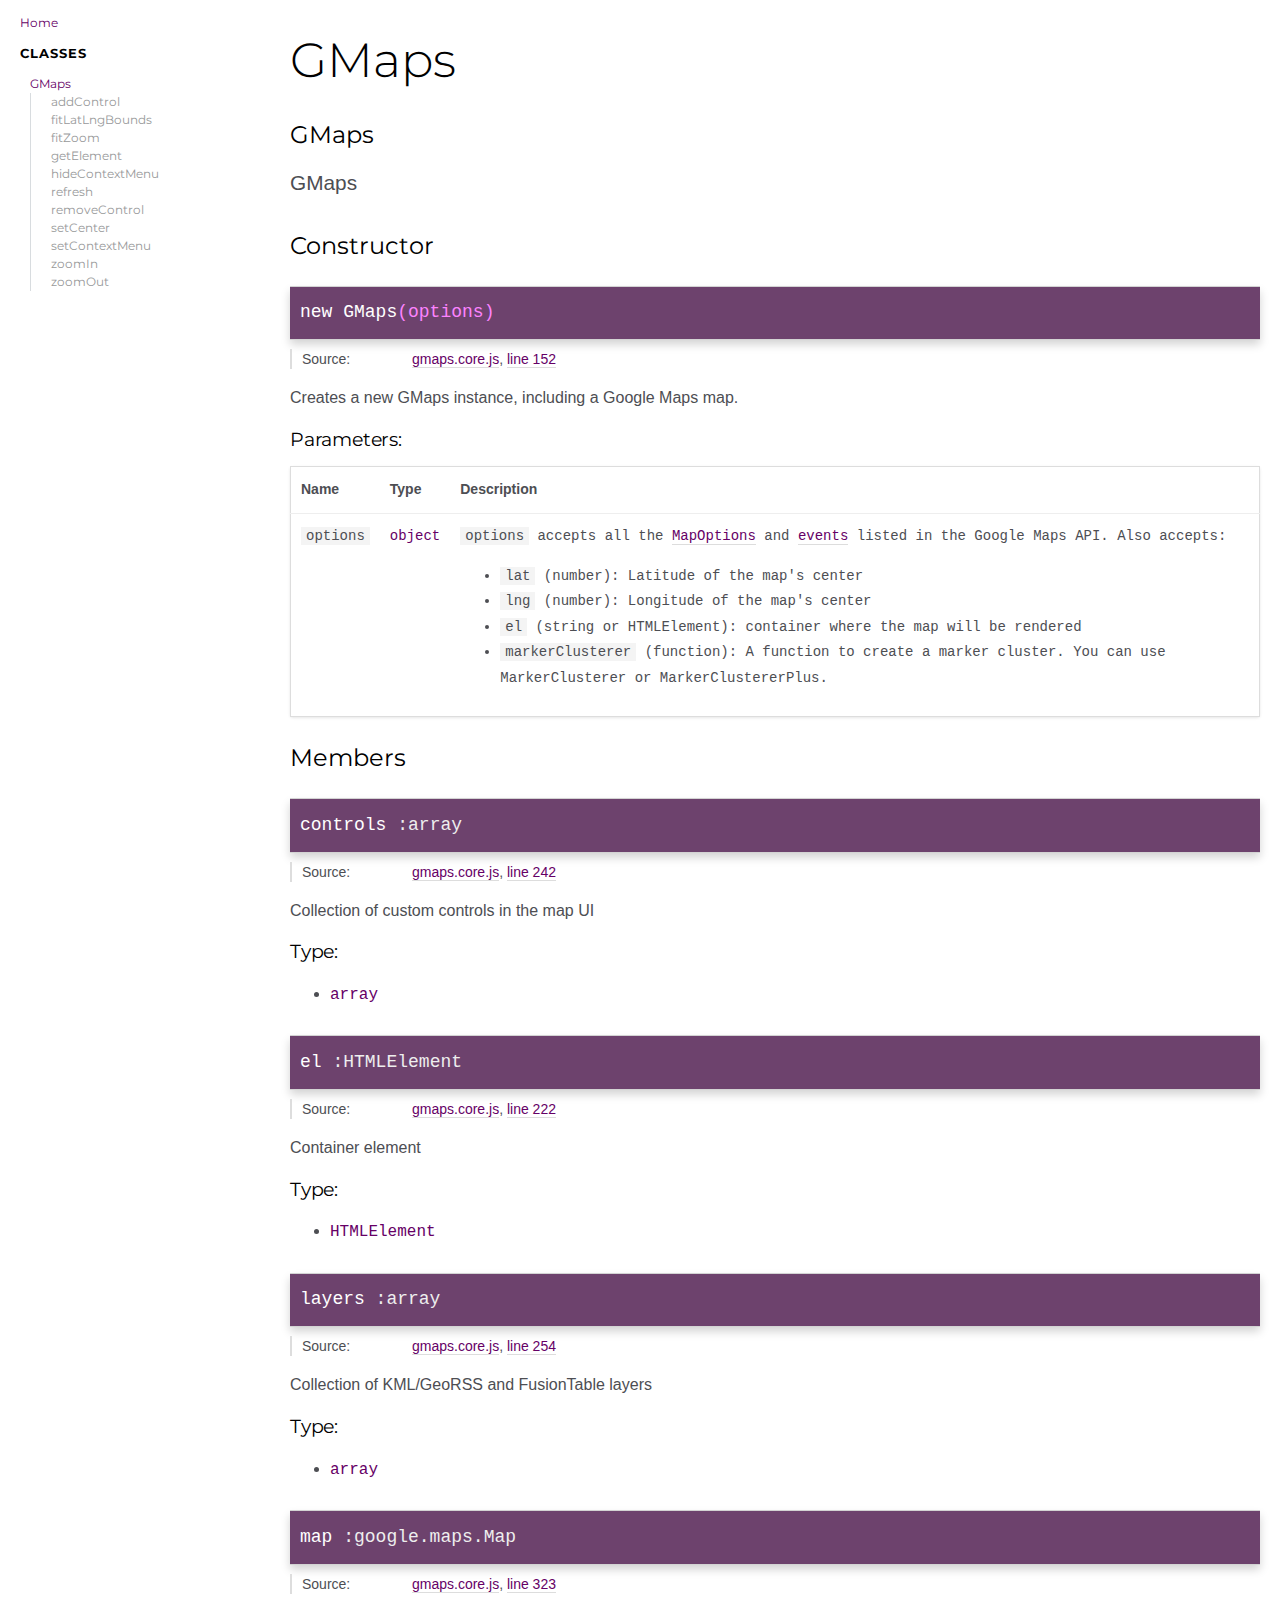
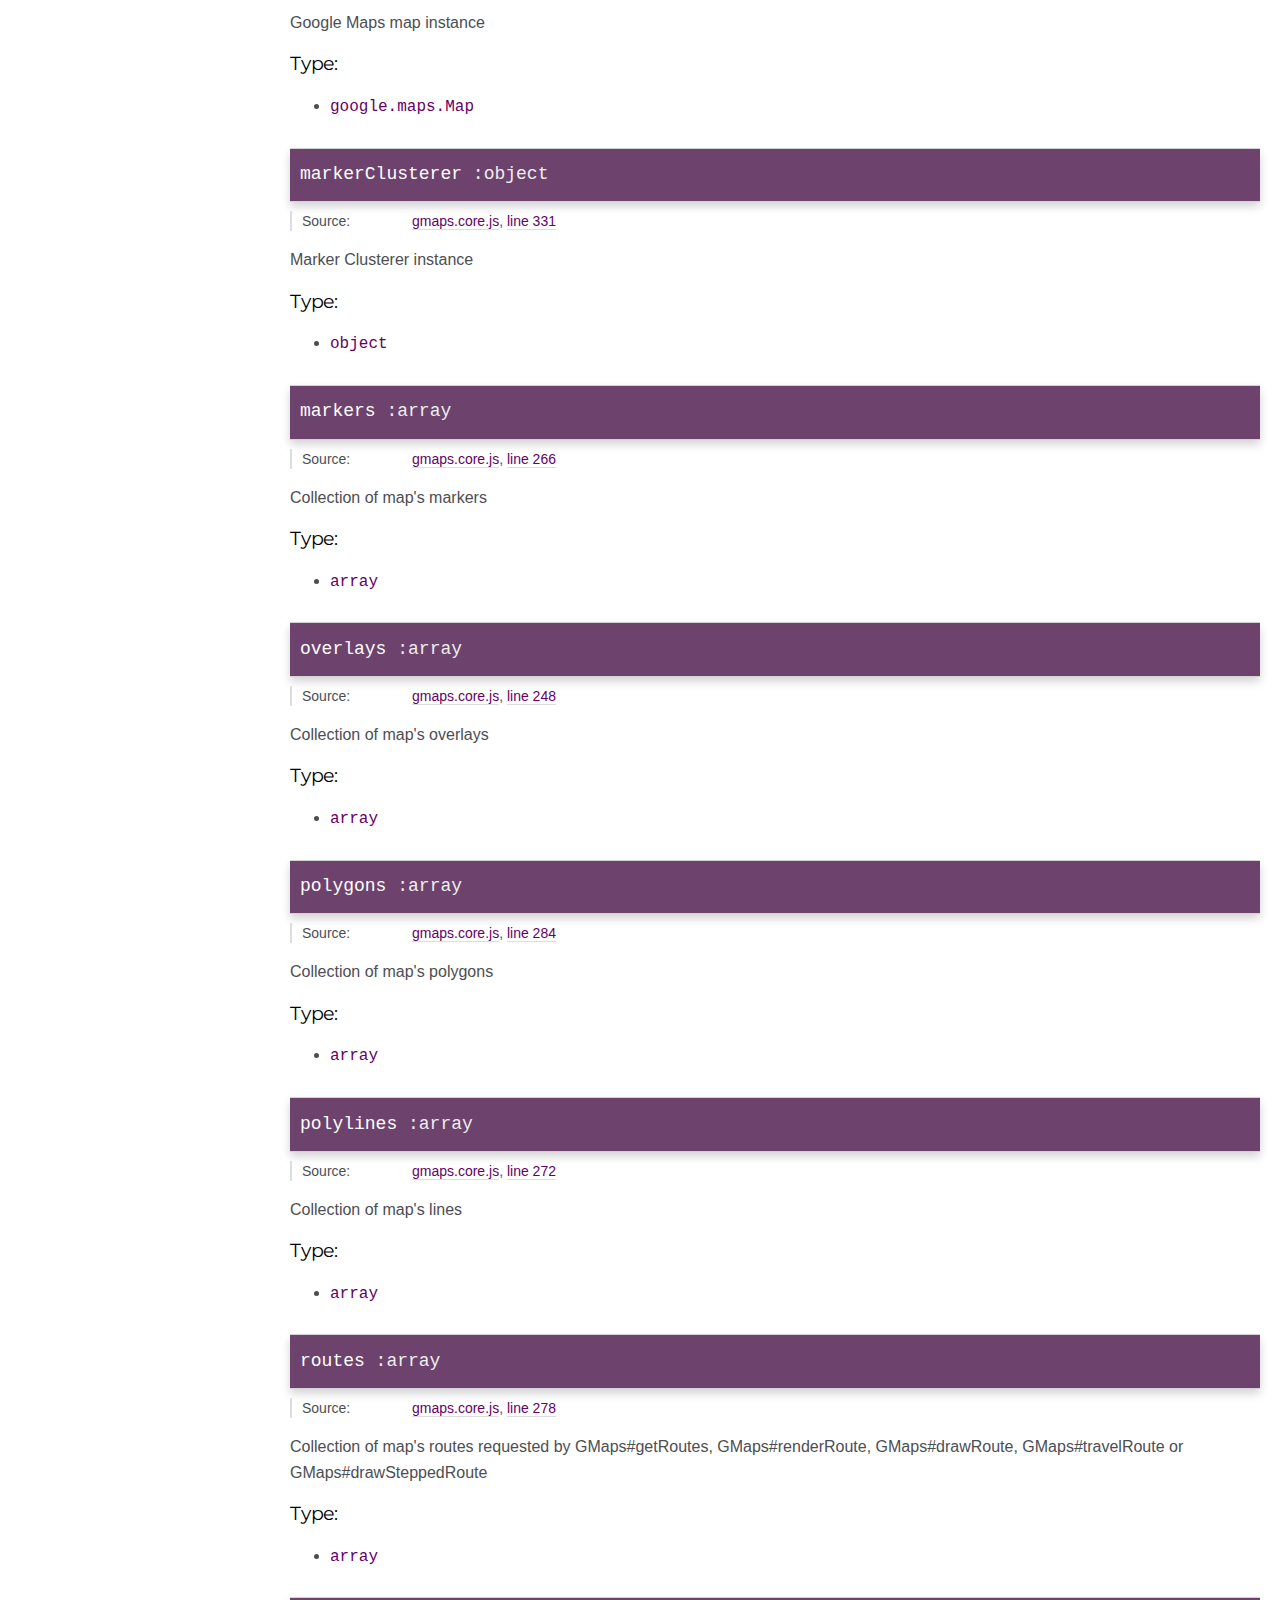
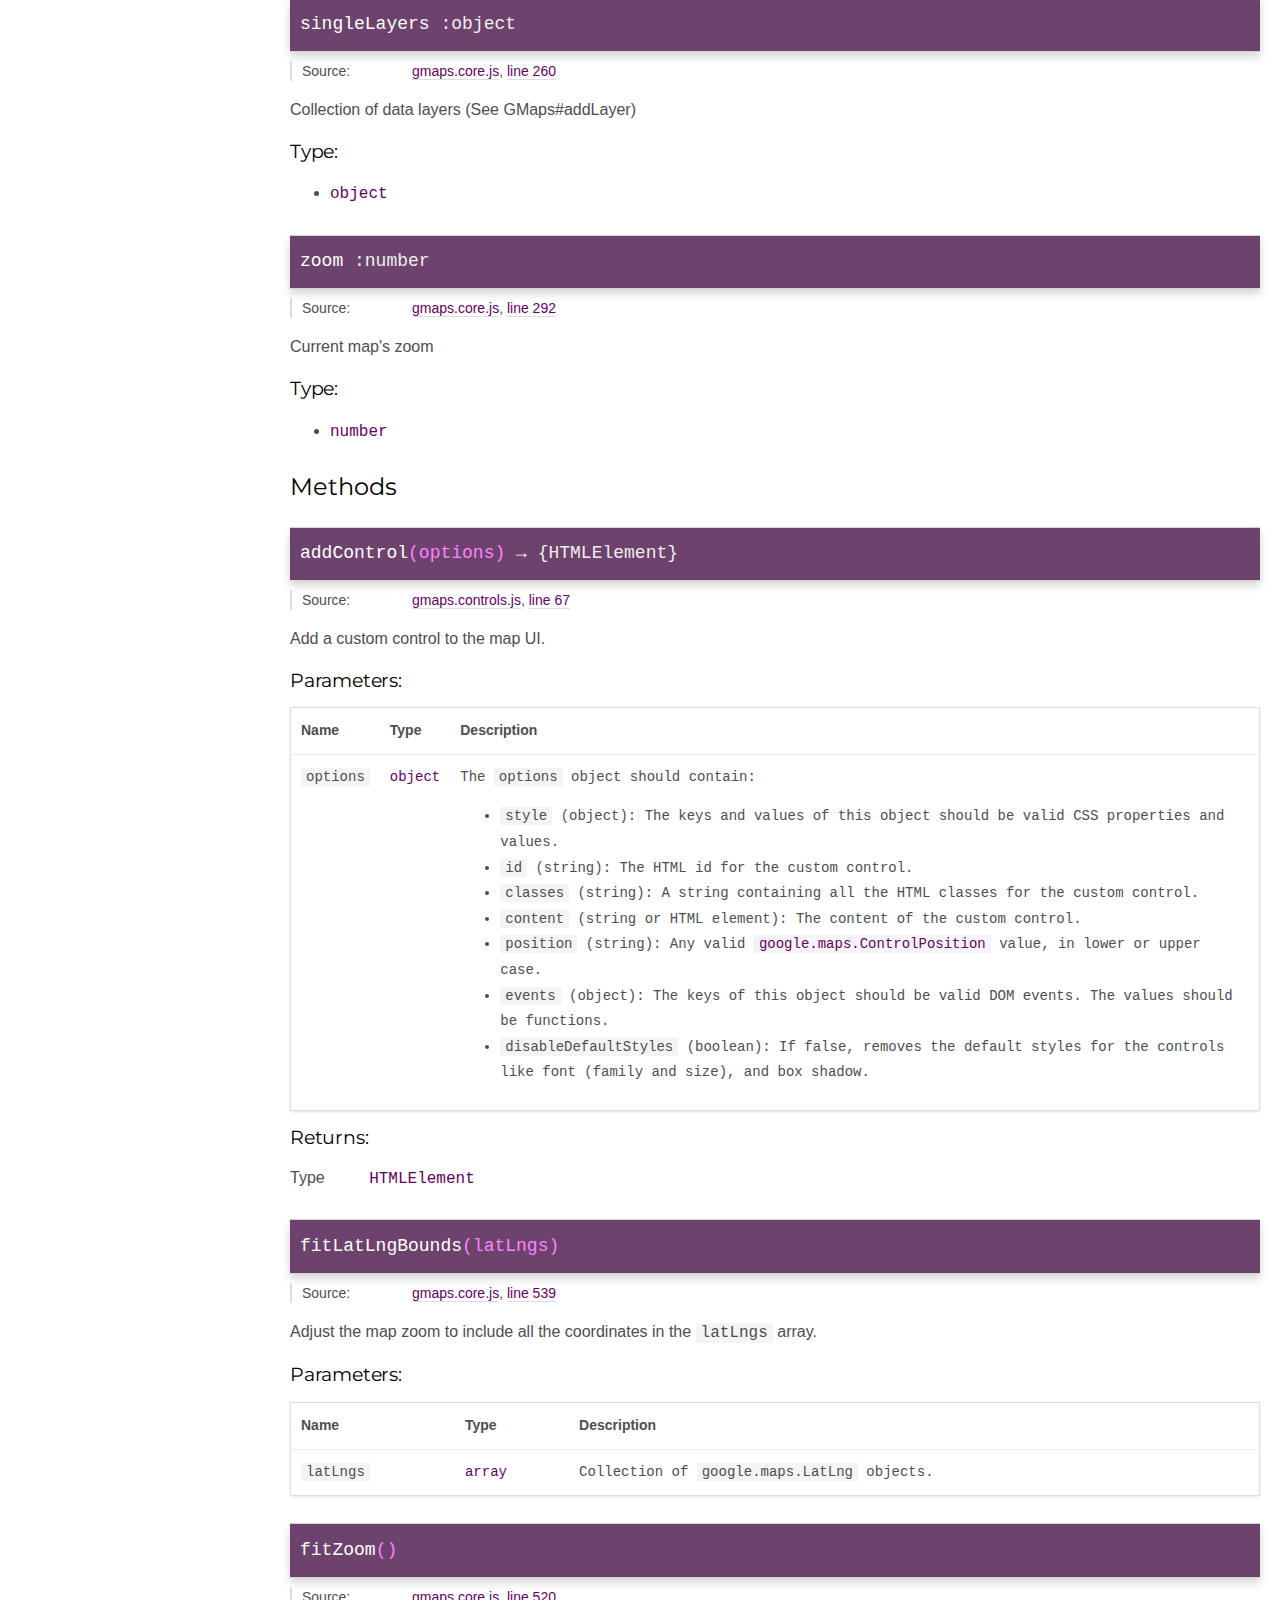
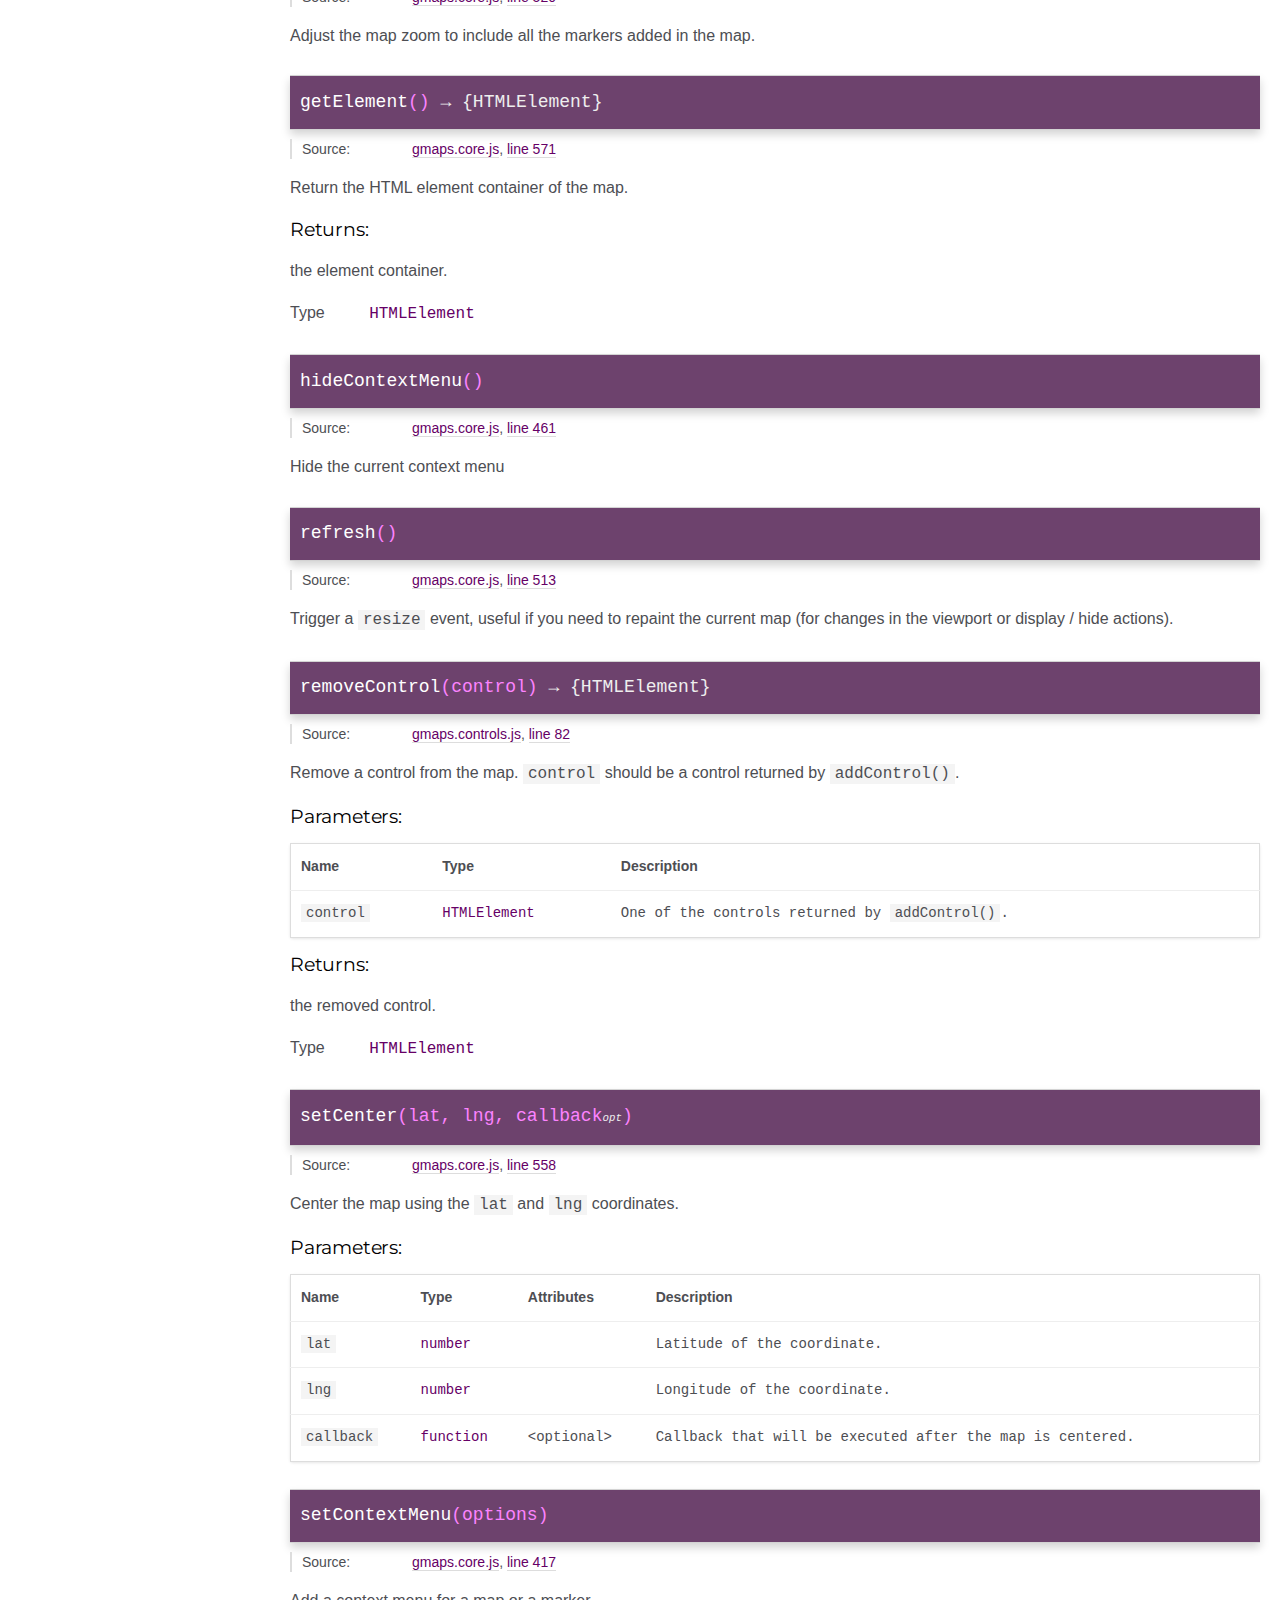
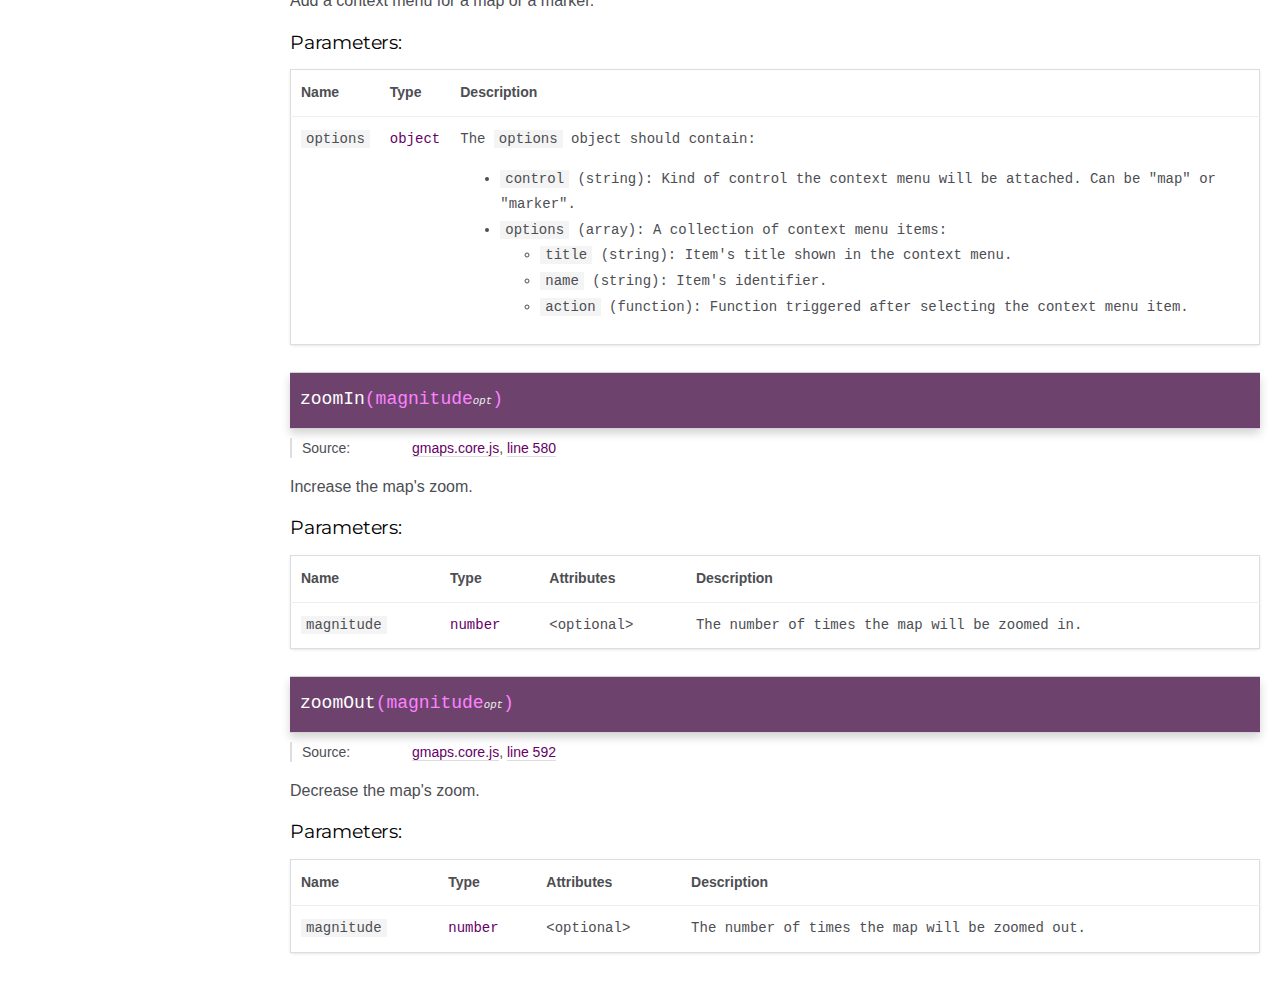
<file: src/TheWorld/wwwroot/lib/gmaps/docs/GMaps.html>
<!DOCTYPE html>
<html lang="en">
<head>
    <meta charset="utf-8">
    <title>GMaps - Documentation</title>

    <script src="scripts/prettify/prettify.js"></script>
    <script src="scripts/prettify/lang-css.js"></script>
    <!--[if lt IE 9]>
      <script src="//html5shiv.googlecode.com/svn/trunk/html5.js"></script>
    <![endif]-->
    <link type="text/css" rel="stylesheet" href="https://code.ionicframework.com/ionicons/2.0.1/css/ionicons.min.css">
    <link type="text/css" rel="stylesheet" href="styles/prettify.css">
    <link type="text/css" rel="stylesheet" href="styles/jsdoc.css">
</head>
<body>

<input type="checkbox" id="nav-trigger" class="nav-trigger" />
<label for="nav-trigger" class="navicon-button x">
  <div class="navicon"></div>
</label>

<label for="nav-trigger" class="overlay"></label>

<nav>
    <h2><a href="index.html">Home</a></h2><h3>Classes</h3><ul><li><a href="GMaps.html">GMaps</a><ul class='methods'><li data-type='method'><a href="GMaps.html#addControl">addControl</a></li><li data-type='method'><a href="GMaps.html#fitLatLngBounds">fitLatLngBounds</a></li><li data-type='method'><a href="GMaps.html#fitZoom">fitZoom</a></li><li data-type='method'><a href="GMaps.html#getElement">getElement</a></li><li data-type='method'><a href="GMaps.html#hideContextMenu">hideContextMenu</a></li><li data-type='method'><a href="GMaps.html#refresh">refresh</a></li><li data-type='method'><a href="GMaps.html#removeControl">removeControl</a></li><li data-type='method'><a href="GMaps.html#setCenter">setCenter</a></li><li data-type='method'><a href="GMaps.html#setContextMenu">setContextMenu</a></li><li data-type='method'><a href="GMaps.html#zoomIn">zoomIn</a></li><li data-type='method'><a href="GMaps.html#zoomOut">zoomOut</a></li></ul></li></ul>
</nav>

<div id="main">
    
    <h1 class="page-title">GMaps</h1>
    

    




<section>

<header>
    
        <h2>
        GMaps
        </h2>
        
            <div class="class-description"><p>GMaps</p></div>
        
    
</header>

<article>
    <div class="container-overview">
    
        

    
    <h2>Constructor</h2>
    

    <h4 class="name" id="GMaps"><span class="type-signature"></span>new GMaps<span class="signature">(options)</span><span class="type-signature"></span></h4>

    




<dl class="details">

    
    <dt class="tag-source">Source:</dt>
    <dd class="tag-source"><ul class="dummy"><li>
        <a href="gmaps.core.js.html">gmaps.core.js</a>, <a href="gmaps.core.js.html#line152">line 152</a>
    </li></ul></dd>
    

    

    

    

    

    

    

    

    

    

    

    

    

    

    

    
</dl>





<div class="description">
    <p>Creates a new GMaps instance, including a Google Maps map.</p>
</div>











    <h5>Parameters:</h5>
    

<table class="params">
    <thead>
    <tr>
        
        <th>Name</th>
        

        <th>Type</th>

        

        

        <th class="last">Description</th>
    </tr>
    </thead>

    <tbody>
    

        <tr>
            
                <td class="name"><code>options</code></td>
            

            <td class="type">
            
                
<span class="param-type">object</span>


            
            </td>

            

            

            <td class="description last"><p><code>options</code> accepts all the <a href="https://developers.google.com/maps/documentation/javascript/reference#MapOptions">MapOptions</a> and <a href="https://developers.google.com/maps/documentation/javascript/reference#Map">events</a> listed in the Google Maps API. Also accepts:</p>
<ul>
<li><code>lat</code> (number): Latitude of the map's center</li>
<li><code>lng</code> (number): Longitude of the map's center</li>
<li><code>el</code> (string or HTMLElement): container where the map will be rendered</li>
<li><code>markerClusterer</code> (function): A function to create a marker cluster. You can use MarkerClusterer or MarkerClustererPlus.</li>
</ul></td>
        </tr>

    
    </tbody>
</table>
















    
    </div>

    

    

    

     

    

    
        <h3 class="subsection-title">Members</h3>

        
            
<h4 class="name" id="controls"><span class="type-signature"></span>controls<span class="type-signature"> :array</span></h4>





<dl class="details">

    
    <dt class="tag-source">Source:</dt>
    <dd class="tag-source"><ul class="dummy"><li>
        <a href="gmaps.core.js.html">gmaps.core.js</a>, <a href="gmaps.core.js.html#line242">line 242</a>
    </li></ul></dd>
    

    

    

    

    

    

    

    

    

    

    

    

    

    

    

    
</dl>





<div class="description">
    <p>Collection of custom controls in the map UI</p>
</div>



    <h5>Type:</h5>
    <ul>
        <li>
            
<span class="param-type">array</span>


        </li>
    </ul>






        
            
<h4 class="name" id="el"><span class="type-signature"></span>el<span class="type-signature"> :HTMLElement</span></h4>





<dl class="details">

    
    <dt class="tag-source">Source:</dt>
    <dd class="tag-source"><ul class="dummy"><li>
        <a href="gmaps.core.js.html">gmaps.core.js</a>, <a href="gmaps.core.js.html#line222">line 222</a>
    </li></ul></dd>
    

    

    

    

    

    

    

    

    

    

    

    

    

    

    

    
</dl>





<div class="description">
    <p>Container element</p>
</div>



    <h5>Type:</h5>
    <ul>
        <li>
            
<span class="param-type">HTMLElement</span>


        </li>
    </ul>






        
            
<h4 class="name" id="layers"><span class="type-signature"></span>layers<span class="type-signature"> :array</span></h4>





<dl class="details">

    
    <dt class="tag-source">Source:</dt>
    <dd class="tag-source"><ul class="dummy"><li>
        <a href="gmaps.core.js.html">gmaps.core.js</a>, <a href="gmaps.core.js.html#line254">line 254</a>
    </li></ul></dd>
    

    

    

    

    

    

    

    

    

    

    

    

    

    

    

    
</dl>





<div class="description">
    <p>Collection of KML/GeoRSS and FusionTable layers</p>
</div>



    <h5>Type:</h5>
    <ul>
        <li>
            
<span class="param-type">array</span>


        </li>
    </ul>






        
            
<h4 class="name" id="map"><span class="type-signature"></span>map<span class="type-signature"> :google.maps.Map</span></h4>





<dl class="details">

    
    <dt class="tag-source">Source:</dt>
    <dd class="tag-source"><ul class="dummy"><li>
        <a href="gmaps.core.js.html">gmaps.core.js</a>, <a href="gmaps.core.js.html#line323">line 323</a>
    </li></ul></dd>
    

    

    

    

    

    

    

    

    

    

    

    

    

    

    

    
</dl>





<div class="description">
    <p>Google Maps map instance</p>
</div>



    <h5>Type:</h5>
    <ul>
        <li>
            
<span class="param-type">google.maps.Map</span>


        </li>
    </ul>






        
            
<h4 class="name" id="markerClusterer"><span class="type-signature"></span>markerClusterer<span class="type-signature"> :object</span></h4>





<dl class="details">

    
    <dt class="tag-source">Source:</dt>
    <dd class="tag-source"><ul class="dummy"><li>
        <a href="gmaps.core.js.html">gmaps.core.js</a>, <a href="gmaps.core.js.html#line331">line 331</a>
    </li></ul></dd>
    

    

    

    

    

    

    

    

    

    

    

    

    

    

    

    
</dl>





<div class="description">
    <p>Marker Clusterer instance</p>
</div>



    <h5>Type:</h5>
    <ul>
        <li>
            
<span class="param-type">object</span>


        </li>
    </ul>






        
            
<h4 class="name" id="markers"><span class="type-signature"></span>markers<span class="type-signature"> :array</span></h4>





<dl class="details">

    
    <dt class="tag-source">Source:</dt>
    <dd class="tag-source"><ul class="dummy"><li>
        <a href="gmaps.core.js.html">gmaps.core.js</a>, <a href="gmaps.core.js.html#line266">line 266</a>
    </li></ul></dd>
    

    

    

    

    

    

    

    

    

    

    

    

    

    

    

    
</dl>





<div class="description">
    <p>Collection of map's markers</p>
</div>



    <h5>Type:</h5>
    <ul>
        <li>
            
<span class="param-type">array</span>


        </li>
    </ul>






        
            
<h4 class="name" id="overlays"><span class="type-signature"></span>overlays<span class="type-signature"> :array</span></h4>





<dl class="details">

    
    <dt class="tag-source">Source:</dt>
    <dd class="tag-source"><ul class="dummy"><li>
        <a href="gmaps.core.js.html">gmaps.core.js</a>, <a href="gmaps.core.js.html#line248">line 248</a>
    </li></ul></dd>
    

    

    

    

    

    

    

    

    

    

    

    

    

    

    

    
</dl>





<div class="description">
    <p>Collection of map's overlays</p>
</div>



    <h5>Type:</h5>
    <ul>
        <li>
            
<span class="param-type">array</span>


        </li>
    </ul>






        
            
<h4 class="name" id="polygons"><span class="type-signature"></span>polygons<span class="type-signature"> :array</span></h4>





<dl class="details">

    
    <dt class="tag-source">Source:</dt>
    <dd class="tag-source"><ul class="dummy"><li>
        <a href="gmaps.core.js.html">gmaps.core.js</a>, <a href="gmaps.core.js.html#line284">line 284</a>
    </li></ul></dd>
    

    

    

    

    

    

    

    

    

    

    

    

    

    

    

    
</dl>





<div class="description">
    <p>Collection of map's polygons</p>
</div>



    <h5>Type:</h5>
    <ul>
        <li>
            
<span class="param-type">array</span>


        </li>
    </ul>






        
            
<h4 class="name" id="polylines"><span class="type-signature"></span>polylines<span class="type-signature"> :array</span></h4>





<dl class="details">

    
    <dt class="tag-source">Source:</dt>
    <dd class="tag-source"><ul class="dummy"><li>
        <a href="gmaps.core.js.html">gmaps.core.js</a>, <a href="gmaps.core.js.html#line272">line 272</a>
    </li></ul></dd>
    

    

    

    

    

    

    

    

    

    

    

    

    

    

    

    
</dl>





<div class="description">
    <p>Collection of map's lines</p>
</div>



    <h5>Type:</h5>
    <ul>
        <li>
            
<span class="param-type">array</span>


        </li>
    </ul>






        
            
<h4 class="name" id="routes"><span class="type-signature"></span>routes<span class="type-signature"> :array</span></h4>





<dl class="details">

    
    <dt class="tag-source">Source:</dt>
    <dd class="tag-source"><ul class="dummy"><li>
        <a href="gmaps.core.js.html">gmaps.core.js</a>, <a href="gmaps.core.js.html#line278">line 278</a>
    </li></ul></dd>
    

    

    

    

    

    

    

    

    

    

    

    

    

    

    

    
</dl>





<div class="description">
    <p>Collection of map's routes requested by GMaps#getRoutes, GMaps#renderRoute, GMaps#drawRoute, GMaps#travelRoute or GMaps#drawSteppedRoute</p>
</div>



    <h5>Type:</h5>
    <ul>
        <li>
            
<span class="param-type">array</span>


        </li>
    </ul>






        
            
<h4 class="name" id="singleLayers"><span class="type-signature"></span>singleLayers<span class="type-signature"> :object</span></h4>





<dl class="details">

    
    <dt class="tag-source">Source:</dt>
    <dd class="tag-source"><ul class="dummy"><li>
        <a href="gmaps.core.js.html">gmaps.core.js</a>, <a href="gmaps.core.js.html#line260">line 260</a>
    </li></ul></dd>
    

    

    

    

    

    

    

    

    

    

    

    

    

    

    

    
</dl>





<div class="description">
    <p>Collection of data layers (See GMaps#addLayer)</p>
</div>



    <h5>Type:</h5>
    <ul>
        <li>
            
<span class="param-type">object</span>


        </li>
    </ul>






        
            
<h4 class="name" id="zoom"><span class="type-signature"></span>zoom<span class="type-signature"> :number</span></h4>





<dl class="details">

    
    <dt class="tag-source">Source:</dt>
    <dd class="tag-source"><ul class="dummy"><li>
        <a href="gmaps.core.js.html">gmaps.core.js</a>, <a href="gmaps.core.js.html#line292">line 292</a>
    </li></ul></dd>
    

    

    

    

    

    

    

    

    

    

    

    

    

    

    

    
</dl>





<div class="description">
    <p>Current map's zoom</p>
</div>



    <h5>Type:</h5>
    <ul>
        <li>
            
<span class="param-type">number</span>


        </li>
    </ul>






        
    

    
        <h3 class="subsection-title">Methods</h3>

        
            

    

    <h4 class="name" id="addControl"><span class="type-signature"></span>addControl<span class="signature">(options)</span><span class="type-signature"> &rarr; {HTMLElement}</span></h4>

    




<dl class="details">

    
    <dt class="tag-source">Source:</dt>
    <dd class="tag-source"><ul class="dummy"><li>
        <a href="gmaps.controls.js.html">gmaps.controls.js</a>, <a href="gmaps.controls.js.html#line67">line 67</a>
    </li></ul></dd>
    

    

    

    

    

    

    

    

    

    

    

    

    

    

    

    
</dl>





<div class="description">
    <p>Add a custom control to the map UI.</p>
</div>











    <h5>Parameters:</h5>
    

<table class="params">
    <thead>
    <tr>
        
        <th>Name</th>
        

        <th>Type</th>

        

        

        <th class="last">Description</th>
    </tr>
    </thead>

    <tbody>
    

        <tr>
            
                <td class="name"><code>options</code></td>
            

            <td class="type">
            
                
<span class="param-type">object</span>


            
            </td>

            

            

            <td class="description last"><p>The <code>options</code> object should contain:</p>
<ul>
<li><code>style</code> (object): The keys and values of this object should be valid CSS properties and values.</li>
<li><code>id</code> (string): The HTML id for the custom control.</li>
<li><code>classes</code> (string): A string containing all the HTML classes for the custom control.</li>
<li><code>content</code> (string or HTML element): The content of the custom control.</li>
<li><code>position</code> (string): Any valid <a href="https://developers.google.com/maps/documentation/javascript/controls#ControlPositioning"><code>google.maps.ControlPosition</code></a> value, in lower or upper case.</li>
<li><code>events</code> (object): The keys of this object should be valid DOM events. The values should be functions.</li>
<li><code>disableDefaultStyles</code> (boolean): If false, removes the default styles for the controls like font (family and size), and box shadow.</li>
</ul></td>
        </tr>

    
    </tbody>
</table>














<h5>Returns:</h5>

        


<dl class="param-type">
    <dt>
        Type
    </dt>
    <dd>
        
<span class="param-type">HTMLElement</span>


    </dd>
</dl>

    


        
            

    

    <h4 class="name" id="fitLatLngBounds"><span class="type-signature"></span>fitLatLngBounds<span class="signature">(latLngs)</span><span class="type-signature"></span></h4>

    




<dl class="details">

    
    <dt class="tag-source">Source:</dt>
    <dd class="tag-source"><ul class="dummy"><li>
        <a href="gmaps.core.js.html">gmaps.core.js</a>, <a href="gmaps.core.js.html#line539">line 539</a>
    </li></ul></dd>
    

    

    

    

    

    

    

    

    

    

    

    

    

    

    

    
</dl>





<div class="description">
    <p>Adjust the map zoom to include all the coordinates in the <code>latLngs</code> array.</p>
</div>











    <h5>Parameters:</h5>
    

<table class="params">
    <thead>
    <tr>
        
        <th>Name</th>
        

        <th>Type</th>

        

        

        <th class="last">Description</th>
    </tr>
    </thead>

    <tbody>
    

        <tr>
            
                <td class="name"><code>latLngs</code></td>
            

            <td class="type">
            
                
<span class="param-type">array</span>


            
            </td>

            

            

            <td class="description last"><p>Collection of <code>google.maps.LatLng</code> objects.</p></td>
        </tr>

    
    </tbody>
</table>
















        
            

    

    <h4 class="name" id="fitZoom"><span class="type-signature"></span>fitZoom<span class="signature">()</span><span class="type-signature"></span></h4>

    




<dl class="details">

    
    <dt class="tag-source">Source:</dt>
    <dd class="tag-source"><ul class="dummy"><li>
        <a href="gmaps.core.js.html">gmaps.core.js</a>, <a href="gmaps.core.js.html#line520">line 520</a>
    </li></ul></dd>
    

    

    

    

    

    

    

    

    

    

    

    

    

    

    

    
</dl>





<div class="description">
    <p>Adjust the map zoom to include all the markers added in the map.</p>
</div>

























        
            

    

    <h4 class="name" id="getElement"><span class="type-signature"></span>getElement<span class="signature">()</span><span class="type-signature"> &rarr; {HTMLElement}</span></h4>

    




<dl class="details">

    
    <dt class="tag-source">Source:</dt>
    <dd class="tag-source"><ul class="dummy"><li>
        <a href="gmaps.core.js.html">gmaps.core.js</a>, <a href="gmaps.core.js.html#line571">line 571</a>
    </li></ul></dd>
    

    

    

    

    

    

    

    

    

    

    

    

    

    

    

    
</dl>





<div class="description">
    <p>Return the HTML element container of the map.</p>
</div>























<h5>Returns:</h5>

        
<div class="param-desc">
    <p>the element container.</p>
</div>



<dl class="param-type">
    <dt>
        Type
    </dt>
    <dd>
        
<span class="param-type">HTMLElement</span>


    </dd>
</dl>

    


        
            

    

    <h4 class="name" id="hideContextMenu"><span class="type-signature"></span>hideContextMenu<span class="signature">()</span><span class="type-signature"></span></h4>

    




<dl class="details">

    
    <dt class="tag-source">Source:</dt>
    <dd class="tag-source"><ul class="dummy"><li>
        <a href="gmaps.core.js.html">gmaps.core.js</a>, <a href="gmaps.core.js.html#line461">line 461</a>
    </li></ul></dd>
    

    

    

    

    

    

    

    

    

    

    

    

    

    

    

    
</dl>





<div class="description">
    <p>Hide the current context menu</p>
</div>

























        
            

    

    <h4 class="name" id="refresh"><span class="type-signature"></span>refresh<span class="signature">()</span><span class="type-signature"></span></h4>

    




<dl class="details">

    
    <dt class="tag-source">Source:</dt>
    <dd class="tag-source"><ul class="dummy"><li>
        <a href="gmaps.core.js.html">gmaps.core.js</a>, <a href="gmaps.core.js.html#line513">line 513</a>
    </li></ul></dd>
    

    

    

    

    

    

    

    

    

    

    

    

    

    

    

    
</dl>





<div class="description">
    <p>Trigger a <code>resize</code> event, useful if you need to repaint the current map (for changes in the viewport or display / hide actions).</p>
</div>

























        
            

    

    <h4 class="name" id="removeControl"><span class="type-signature"></span>removeControl<span class="signature">(control)</span><span class="type-signature"> &rarr; {HTMLElement}</span></h4>

    




<dl class="details">

    
    <dt class="tag-source">Source:</dt>
    <dd class="tag-source"><ul class="dummy"><li>
        <a href="gmaps.controls.js.html">gmaps.controls.js</a>, <a href="gmaps.controls.js.html#line82">line 82</a>
    </li></ul></dd>
    

    

    

    

    

    

    

    

    

    

    

    

    

    

    

    
</dl>





<div class="description">
    <p>Remove a control from the map. <code>control</code> should be a control returned by <code>addControl()</code>.</p>
</div>











    <h5>Parameters:</h5>
    

<table class="params">
    <thead>
    <tr>
        
        <th>Name</th>
        

        <th>Type</th>

        

        

        <th class="last">Description</th>
    </tr>
    </thead>

    <tbody>
    

        <tr>
            
                <td class="name"><code>control</code></td>
            

            <td class="type">
            
                
<span class="param-type">HTMLElement</span>


            
            </td>

            

            

            <td class="description last"><p>One of the controls returned by <code>addControl()</code>.</p></td>
        </tr>

    
    </tbody>
</table>














<h5>Returns:</h5>

        
<div class="param-desc">
    <p>the removed control.</p>
</div>



<dl class="param-type">
    <dt>
        Type
    </dt>
    <dd>
        
<span class="param-type">HTMLElement</span>


    </dd>
</dl>

    


        
            

    

    <h4 class="name" id="setCenter"><span class="type-signature"></span>setCenter<span class="signature">(lat, lng, callback<span class="signature-attributes">opt</span>)</span><span class="type-signature"></span></h4>

    




<dl class="details">

    
    <dt class="tag-source">Source:</dt>
    <dd class="tag-source"><ul class="dummy"><li>
        <a href="gmaps.core.js.html">gmaps.core.js</a>, <a href="gmaps.core.js.html#line558">line 558</a>
    </li></ul></dd>
    

    

    

    

    

    

    

    

    

    

    

    

    

    

    

    
</dl>





<div class="description">
    <p>Center the map using the <code>lat</code> and <code>lng</code> coordinates.</p>
</div>











    <h5>Parameters:</h5>
    

<table class="params">
    <thead>
    <tr>
        
        <th>Name</th>
        

        <th>Type</th>

        
        <th>Attributes</th>
        

        

        <th class="last">Description</th>
    </tr>
    </thead>

    <tbody>
    

        <tr>
            
                <td class="name"><code>lat</code></td>
            

            <td class="type">
            
                
<span class="param-type">number</span>


            
            </td>

            
                <td class="attributes">
                

                

                
                </td>
            

            

            <td class="description last"><p>Latitude of the coordinate.</p></td>
        </tr>

    

        <tr>
            
                <td class="name"><code>lng</code></td>
            

            <td class="type">
            
                
<span class="param-type">number</span>


            
            </td>

            
                <td class="attributes">
                

                

                
                </td>
            

            

            <td class="description last"><p>Longitude of the coordinate.</p></td>
        </tr>

    

        <tr>
            
                <td class="name"><code>callback</code></td>
            

            <td class="type">
            
                
<span class="param-type">function</span>


            
            </td>

            
                <td class="attributes">
                
                    &lt;optional><br>
                

                

                
                </td>
            

            

            <td class="description last"><p>Callback that will be executed after the map is centered.</p></td>
        </tr>

    
    </tbody>
</table>
















        
            

    

    <h4 class="name" id="setContextMenu"><span class="type-signature"></span>setContextMenu<span class="signature">(options)</span><span class="type-signature"></span></h4>

    




<dl class="details">

    
    <dt class="tag-source">Source:</dt>
    <dd class="tag-source"><ul class="dummy"><li>
        <a href="gmaps.core.js.html">gmaps.core.js</a>, <a href="gmaps.core.js.html#line417">line 417</a>
    </li></ul></dd>
    

    

    

    

    

    

    

    

    

    

    

    

    

    

    

    
</dl>





<div class="description">
    <p>Add a context menu for a map or a marker.</p>
</div>











    <h5>Parameters:</h5>
    

<table class="params">
    <thead>
    <tr>
        
        <th>Name</th>
        

        <th>Type</th>

        

        

        <th class="last">Description</th>
    </tr>
    </thead>

    <tbody>
    

        <tr>
            
                <td class="name"><code>options</code></td>
            

            <td class="type">
            
                
<span class="param-type">object</span>


            
            </td>

            

            

            <td class="description last"><p>The <code>options</code> object should contain:</p>
<ul>
<li><code>control</code> (string): Kind of control the context menu will be attached. Can be &quot;map&quot; or &quot;marker&quot;.</li>
<li><code>options</code> (array): A collection of context menu items:<ul>
<li><code>title</code> (string): Item's title shown in the context menu.</li>
<li><code>name</code> (string): Item's identifier.</li>
<li><code>action</code> (function): Function triggered after selecting the context menu item.</li>
</ul>
</li>
</ul></td>
        </tr>

    
    </tbody>
</table>
















        
            

    

    <h4 class="name" id="zoomIn"><span class="type-signature"></span>zoomIn<span class="signature">(magnitude<span class="signature-attributes">opt</span>)</span><span class="type-signature"></span></h4>

    




<dl class="details">

    
    <dt class="tag-source">Source:</dt>
    <dd class="tag-source"><ul class="dummy"><li>
        <a href="gmaps.core.js.html">gmaps.core.js</a>, <a href="gmaps.core.js.html#line580">line 580</a>
    </li></ul></dd>
    

    

    

    

    

    

    

    

    

    

    

    

    

    

    

    
</dl>





<div class="description">
    <p>Increase the map's zoom.</p>
</div>











    <h5>Parameters:</h5>
    

<table class="params">
    <thead>
    <tr>
        
        <th>Name</th>
        

        <th>Type</th>

        
        <th>Attributes</th>
        

        

        <th class="last">Description</th>
    </tr>
    </thead>

    <tbody>
    

        <tr>
            
                <td class="name"><code>magnitude</code></td>
            

            <td class="type">
            
                
<span class="param-type">number</span>


            
            </td>

            
                <td class="attributes">
                
                    &lt;optional><br>
                

                

                
                </td>
            

            

            <td class="description last"><p>The number of times the map will be zoomed in.</p></td>
        </tr>

    
    </tbody>
</table>
















        
            

    

    <h4 class="name" id="zoomOut"><span class="type-signature"></span>zoomOut<span class="signature">(magnitude<span class="signature-attributes">opt</span>)</span><span class="type-signature"></span></h4>

    




<dl class="details">

    
    <dt class="tag-source">Source:</dt>
    <dd class="tag-source"><ul class="dummy"><li>
        <a href="gmaps.core.js.html">gmaps.core.js</a>, <a href="gmaps.core.js.html#line592">line 592</a>
    </li></ul></dd>
    

    

    

    

    

    

    

    

    

    

    

    

    

    

    

    
</dl>





<div class="description">
    <p>Decrease the map's zoom.</p>
</div>











    <h5>Parameters:</h5>
    

<table class="params">
    <thead>
    <tr>
        
        <th>Name</th>
        

        <th>Type</th>

        
        <th>Attributes</th>
        

        

        <th class="last">Description</th>
    </tr>
    </thead>

    <tbody>
    

        <tr>
            
                <td class="name"><code>magnitude</code></td>
            

            <td class="type">
            
                
<span class="param-type">number</span>


            
            </td>

            
                <td class="attributes">
                
                    &lt;optional><br>
                

                

                
                </td>
            

            

            <td class="description last"><p>The number of times the map will be zoomed out.</p></td>
        </tr>

    
    </tbody>
</table>
















        
    

    

    
</article>

</section>




</div>

<br class="clear">

<footer>
    Documentation generated by <a href="https://github.com/jsdoc3/jsdoc">JSDoc 3.4.0</a> on Sun Apr 03 2016 18:36:23 GMT-0400 (EDT) using the Minami theme.
</footer>

<script>prettyPrint();</script>
<script src="scripts/linenumber.js"></script>
</body>
</html>
</file>
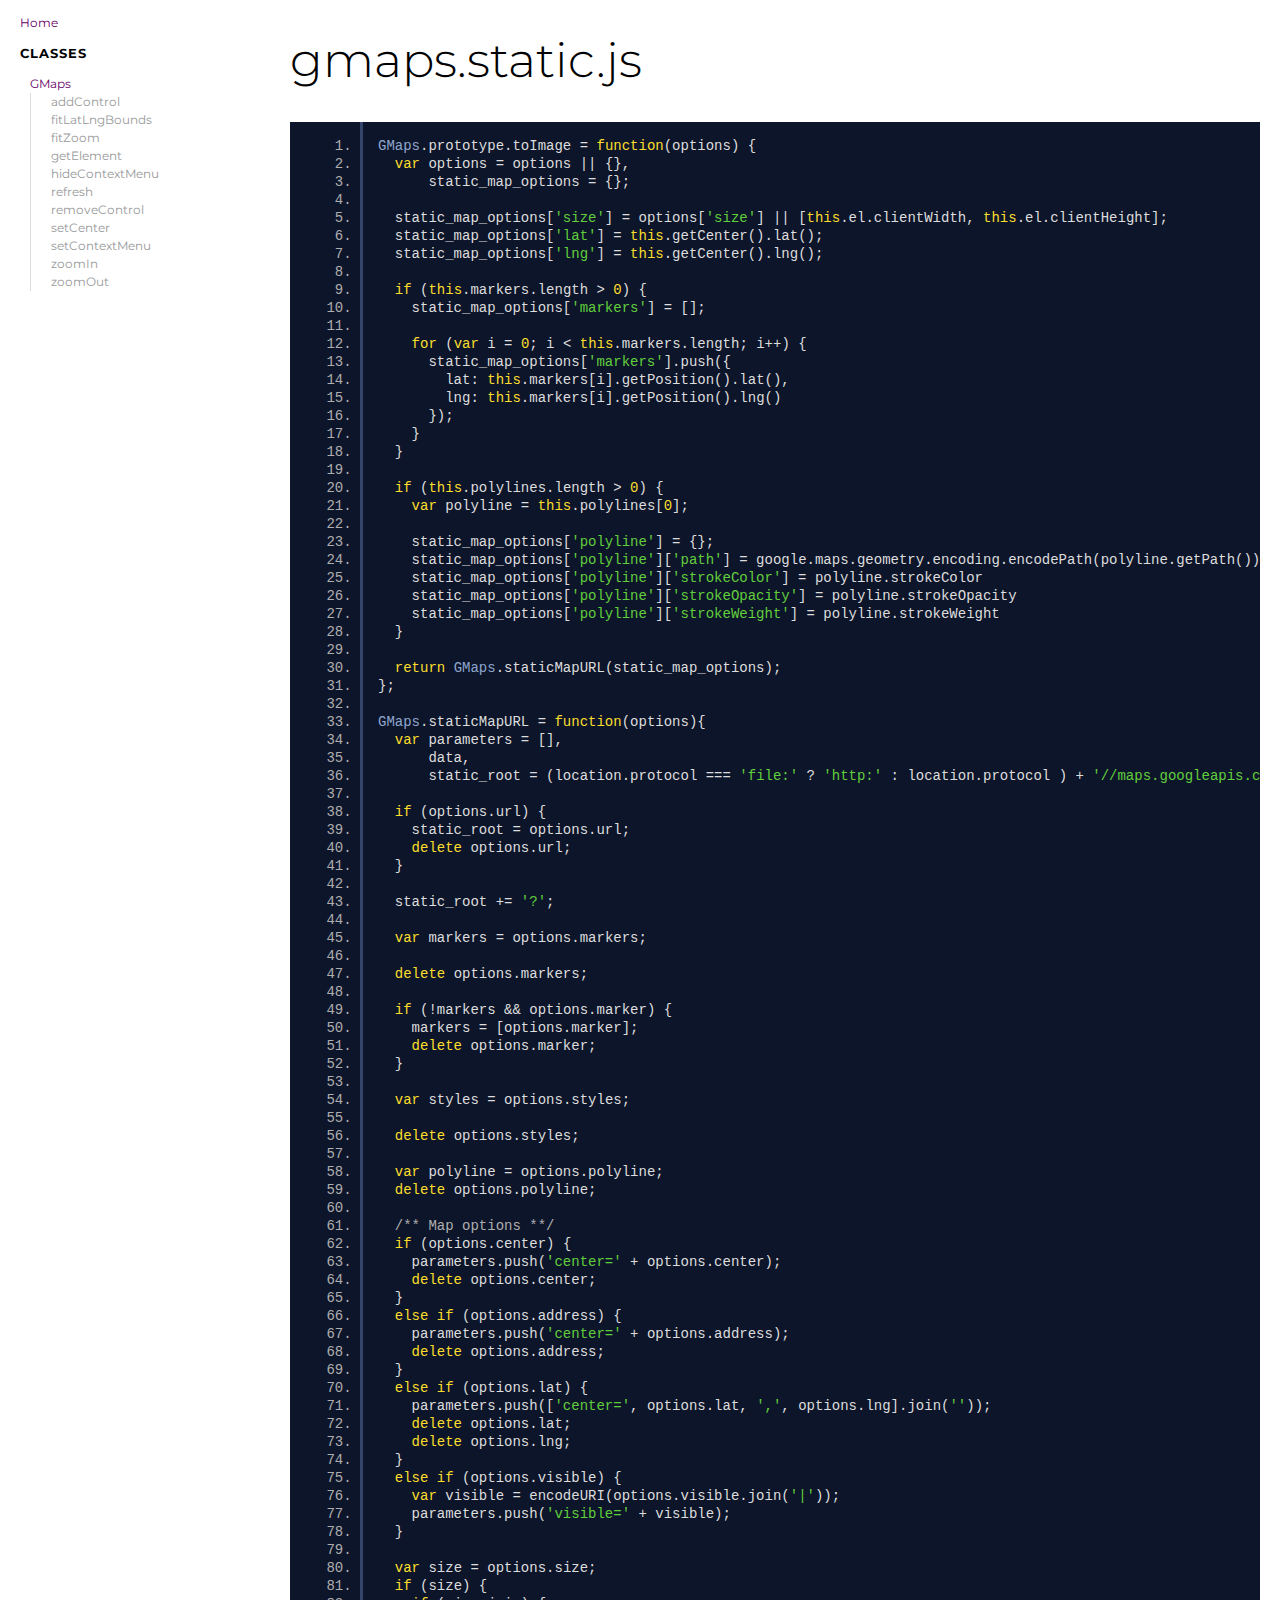
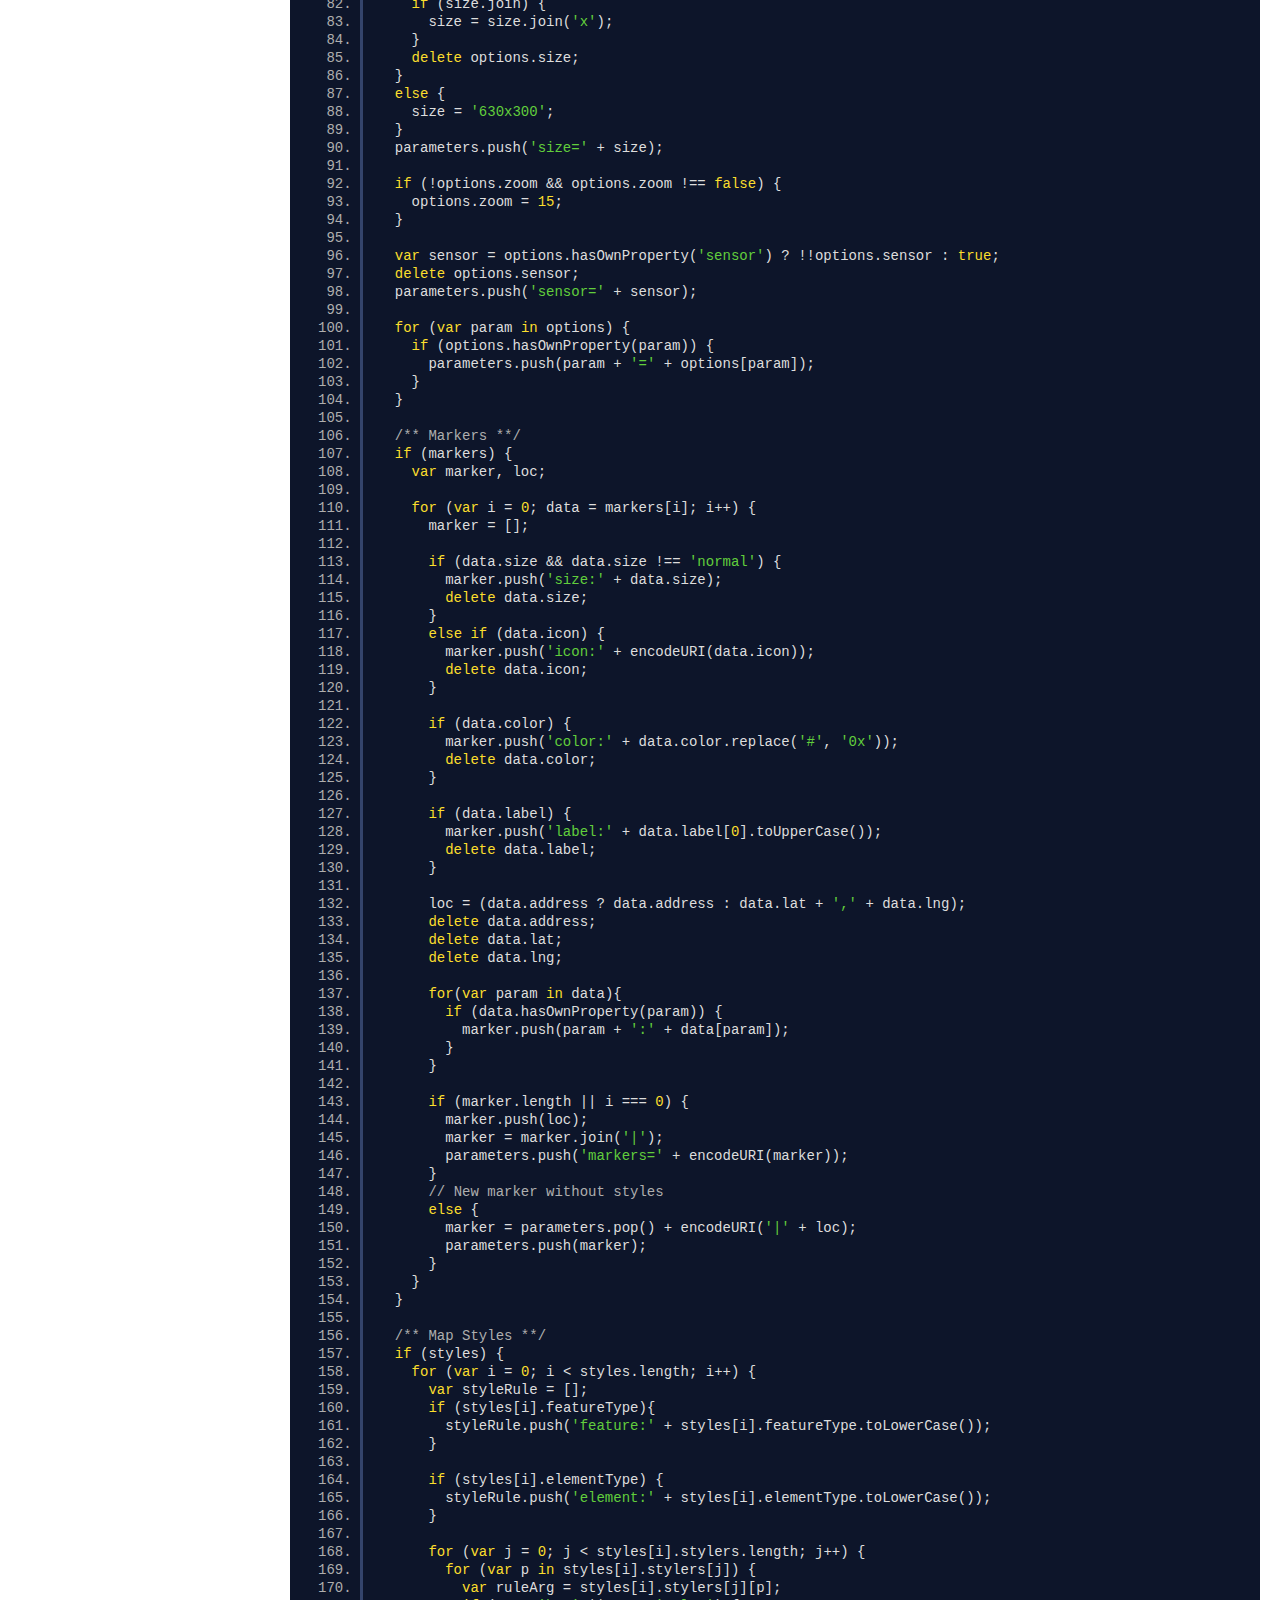
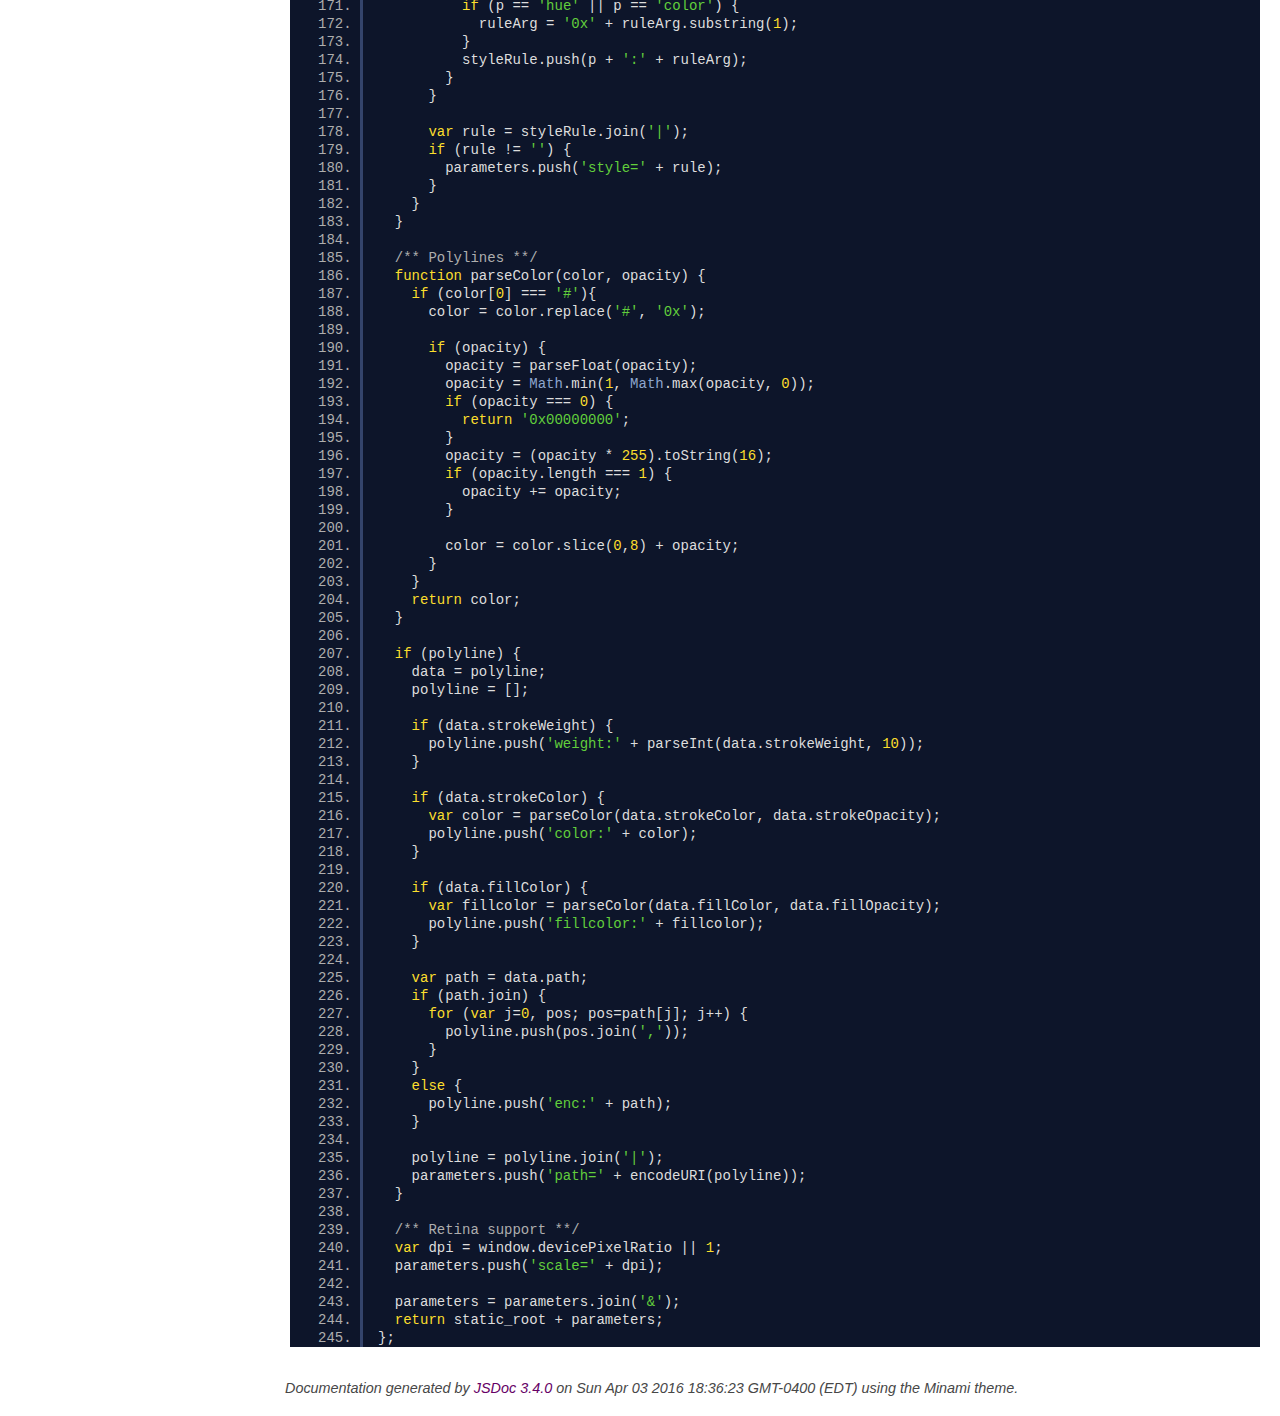
<file: src/TheWorld/wwwroot/lib/gmaps/docs/gmaps.static.js.html>
<!DOCTYPE html>
<html lang="en">
<head>
    <meta charset="utf-8">
    <title>gmaps.static.js - Documentation</title>

    <script src="scripts/prettify/prettify.js"></script>
    <script src="scripts/prettify/lang-css.js"></script>
    <!--[if lt IE 9]>
      <script src="//html5shiv.googlecode.com/svn/trunk/html5.js"></script>
    <![endif]-->
    <link type="text/css" rel="stylesheet" href="https://code.ionicframework.com/ionicons/2.0.1/css/ionicons.min.css">
    <link type="text/css" rel="stylesheet" href="styles/prettify.css">
    <link type="text/css" rel="stylesheet" href="styles/jsdoc.css">
</head>
<body>

<input type="checkbox" id="nav-trigger" class="nav-trigger" />
<label for="nav-trigger" class="navicon-button x">
  <div class="navicon"></div>
</label>

<label for="nav-trigger" class="overlay"></label>

<nav>
    <h2><a href="index.html">Home</a></h2><h3>Classes</h3><ul><li><a href="GMaps.html">GMaps</a><ul class='methods'><li data-type='method'><a href="GMaps.html#addControl">addControl</a></li><li data-type='method'><a href="GMaps.html#fitLatLngBounds">fitLatLngBounds</a></li><li data-type='method'><a href="GMaps.html#fitZoom">fitZoom</a></li><li data-type='method'><a href="GMaps.html#getElement">getElement</a></li><li data-type='method'><a href="GMaps.html#hideContextMenu">hideContextMenu</a></li><li data-type='method'><a href="GMaps.html#refresh">refresh</a></li><li data-type='method'><a href="GMaps.html#removeControl">removeControl</a></li><li data-type='method'><a href="GMaps.html#setCenter">setCenter</a></li><li data-type='method'><a href="GMaps.html#setContextMenu">setContextMenu</a></li><li data-type='method'><a href="GMaps.html#zoomIn">zoomIn</a></li><li data-type='method'><a href="GMaps.html#zoomOut">zoomOut</a></li></ul></li></ul>
</nav>

<div id="main">
    
    <h1 class="page-title">gmaps.static.js</h1>
    

    



    
    <section>
        <article>
            <pre class="prettyprint source linenums"><code>GMaps.prototype.toImage = function(options) {
  var options = options || {},
      static_map_options = {};

  static_map_options['size'] = options['size'] || [this.el.clientWidth, this.el.clientHeight];
  static_map_options['lat'] = this.getCenter().lat();
  static_map_options['lng'] = this.getCenter().lng();

  if (this.markers.length > 0) {
    static_map_options['markers'] = [];
    
    for (var i = 0; i &lt; this.markers.length; i++) {
      static_map_options['markers'].push({
        lat: this.markers[i].getPosition().lat(),
        lng: this.markers[i].getPosition().lng()
      });
    }
  }

  if (this.polylines.length > 0) {
    var polyline = this.polylines[0];
    
    static_map_options['polyline'] = {};
    static_map_options['polyline']['path'] = google.maps.geometry.encoding.encodePath(polyline.getPath());
    static_map_options['polyline']['strokeColor'] = polyline.strokeColor
    static_map_options['polyline']['strokeOpacity'] = polyline.strokeOpacity
    static_map_options['polyline']['strokeWeight'] = polyline.strokeWeight
  }

  return GMaps.staticMapURL(static_map_options);
};

GMaps.staticMapURL = function(options){
  var parameters = [],
      data,
      static_root = (location.protocol === 'file:' ? 'http:' : location.protocol ) + '//maps.googleapis.com/maps/api/staticmap';

  if (options.url) {
    static_root = options.url;
    delete options.url;
  }

  static_root += '?';

  var markers = options.markers;
  
  delete options.markers;

  if (!markers &amp;&amp; options.marker) {
    markers = [options.marker];
    delete options.marker;
  }

  var styles = options.styles;

  delete options.styles;

  var polyline = options.polyline;
  delete options.polyline;

  /** Map options **/
  if (options.center) {
    parameters.push('center=' + options.center);
    delete options.center;
  }
  else if (options.address) {
    parameters.push('center=' + options.address);
    delete options.address;
  }
  else if (options.lat) {
    parameters.push(['center=', options.lat, ',', options.lng].join(''));
    delete options.lat;
    delete options.lng;
  }
  else if (options.visible) {
    var visible = encodeURI(options.visible.join('|'));
    parameters.push('visible=' + visible);
  }

  var size = options.size;
  if (size) {
    if (size.join) {
      size = size.join('x');
    }
    delete options.size;
  }
  else {
    size = '630x300';
  }
  parameters.push('size=' + size);

  if (!options.zoom &amp;&amp; options.zoom !== false) {
    options.zoom = 15;
  }

  var sensor = options.hasOwnProperty('sensor') ? !!options.sensor : true;
  delete options.sensor;
  parameters.push('sensor=' + sensor);

  for (var param in options) {
    if (options.hasOwnProperty(param)) {
      parameters.push(param + '=' + options[param]);
    }
  }

  /** Markers **/
  if (markers) {
    var marker, loc;

    for (var i = 0; data = markers[i]; i++) {
      marker = [];

      if (data.size &amp;&amp; data.size !== 'normal') {
        marker.push('size:' + data.size);
        delete data.size;
      }
      else if (data.icon) {
        marker.push('icon:' + encodeURI(data.icon));
        delete data.icon;
      }

      if (data.color) {
        marker.push('color:' + data.color.replace('#', '0x'));
        delete data.color;
      }

      if (data.label) {
        marker.push('label:' + data.label[0].toUpperCase());
        delete data.label;
      }

      loc = (data.address ? data.address : data.lat + ',' + data.lng);
      delete data.address;
      delete data.lat;
      delete data.lng;

      for(var param in data){
        if (data.hasOwnProperty(param)) {
          marker.push(param + ':' + data[param]);
        }
      }

      if (marker.length || i === 0) {
        marker.push(loc);
        marker = marker.join('|');
        parameters.push('markers=' + encodeURI(marker));
      }
      // New marker without styles
      else {
        marker = parameters.pop() + encodeURI('|' + loc);
        parameters.push(marker);
      }
    }
  }

  /** Map Styles **/
  if (styles) {
    for (var i = 0; i &lt; styles.length; i++) {
      var styleRule = [];
      if (styles[i].featureType){
        styleRule.push('feature:' + styles[i].featureType.toLowerCase());
      }

      if (styles[i].elementType) {
        styleRule.push('element:' + styles[i].elementType.toLowerCase());
      }

      for (var j = 0; j &lt; styles[i].stylers.length; j++) {
        for (var p in styles[i].stylers[j]) {
          var ruleArg = styles[i].stylers[j][p];
          if (p == 'hue' || p == 'color') {
            ruleArg = '0x' + ruleArg.substring(1);
          }
          styleRule.push(p + ':' + ruleArg);
        }
      }

      var rule = styleRule.join('|');
      if (rule != '') {
        parameters.push('style=' + rule);
      }
    }
  }

  /** Polylines **/
  function parseColor(color, opacity) {
    if (color[0] === '#'){
      color = color.replace('#', '0x');

      if (opacity) {
        opacity = parseFloat(opacity);
        opacity = Math.min(1, Math.max(opacity, 0));
        if (opacity === 0) {
          return '0x00000000';
        }
        opacity = (opacity * 255).toString(16);
        if (opacity.length === 1) {
          opacity += opacity;
        }

        color = color.slice(0,8) + opacity;
      }
    }
    return color;
  }

  if (polyline) {
    data = polyline;
    polyline = [];

    if (data.strokeWeight) {
      polyline.push('weight:' + parseInt(data.strokeWeight, 10));
    }

    if (data.strokeColor) {
      var color = parseColor(data.strokeColor, data.strokeOpacity);
      polyline.push('color:' + color);
    }

    if (data.fillColor) {
      var fillcolor = parseColor(data.fillColor, data.fillOpacity);
      polyline.push('fillcolor:' + fillcolor);
    }

    var path = data.path;
    if (path.join) {
      for (var j=0, pos; pos=path[j]; j++) {
        polyline.push(pos.join(','));
      }
    }
    else {
      polyline.push('enc:' + path);
    }

    polyline = polyline.join('|');
    parameters.push('path=' + encodeURI(polyline));
  }

  /** Retina support **/
  var dpi = window.devicePixelRatio || 1;
  parameters.push('scale=' + dpi);

  parameters = parameters.join('&amp;');
  return static_root + parameters;
};
</code></pre>
        </article>
    </section>




</div>

<br class="clear">

<footer>
    Documentation generated by <a href="https://github.com/jsdoc3/jsdoc">JSDoc 3.4.0</a> on Sun Apr 03 2016 18:36:23 GMT-0400 (EDT) using the Minami theme.
</footer>

<script>prettyPrint();</script>
<script src="scripts/linenumber.js"></script>
</body>
</html>
</file>
<file: src/TheWorld/wwwroot/lib/gmaps/test/lib/jasmine.css>
body { background-color: #eeeeee; padding: 0; margin: 5px; overflow-y: scroll; }

#HTMLReporter { font-size: 11px; font-family: Monaco, "Lucida Console", monospace; line-height: 14px; color: #333333; }
#HTMLReporter a { text-decoration: none; }
#HTMLReporter a:hover { text-decoration: underline; }
#HTMLReporter p, #HTMLReporter h1, #HTMLReporter h2, #HTMLReporter h3, #HTMLReporter h4, #HTMLReporter h5, #HTMLReporter h6 { margin: 0; line-height: 14px; }
#HTMLReporter .banner, #HTMLReporter .symbolSummary, #HTMLReporter .summary, #HTMLReporter .resultMessage, #HTMLReporter .specDetail .description, #HTMLReporter .alert .bar, #HTMLReporter .stackTrace { padding-left: 9px; padding-right: 9px; }
#HTMLReporter #jasmine_content { position: fixed; right: 100%; }
#HTMLReporter .version { color: #aaaaaa; }
#HTMLReporter .banner { margin-top: 14px; }
#HTMLReporter .duration { color: #aaaaaa; float: right; }
#HTMLReporter .symbolSummary { overflow: hidden; *zoom: 1; margin: 14px 0; }
#HTMLReporter .symbolSummary li { display: block; float: left; height: 7px; width: 14px; margin-bottom: 7px; font-size: 16px; }
#HTMLReporter .symbolSummary li.passed { font-size: 14px; }
#HTMLReporter .symbolSummary li.passed:before { color: #5e7d00; content: "\02022"; }
#HTMLReporter .symbolSummary li.failed { line-height: 9px; }
#HTMLReporter .symbolSummary li.failed:before { color: #b03911; content: "x"; font-weight: bold; margin-left: -1px; }
#HTMLReporter .symbolSummary li.skipped { font-size: 14px; }
#HTMLReporter .symbolSummary li.skipped:before { color: #bababa; content: "\02022"; }
#HTMLReporter .symbolSummary li.pending { line-height: 11px; }
#HTMLReporter .symbolSummary li.pending:before { color: #aaaaaa; content: "-"; }
#HTMLReporter .exceptions { color: #fff; float: right; margin-top: 5px; margin-right: 5px; }
#HTMLReporter .bar { line-height: 28px; font-size: 14px; display: block; color: #eee; }
#HTMLReporter .runningAlert { background-color: #666666; }
#HTMLReporter .skippedAlert { background-color: #aaaaaa; }
#HTMLReporter .skippedAlert:first-child { background-color: #333333; }
#HTMLReporter .skippedAlert:hover { text-decoration: none; color: white; text-decoration: underline; }
#HTMLReporter .passingAlert { background-color: #a6b779; }
#HTMLReporter .passingAlert:first-child { background-color: #5e7d00; }
#HTMLReporter .failingAlert { background-color: #cf867e; }
#HTMLReporter .failingAlert:first-child { background-color: #b03911; }
#HTMLReporter .results { margin-top: 14px; }
#HTMLReporter #details { display: none; }
#HTMLReporter .resultsMenu, #HTMLReporter .resultsMenu a { background-color: #fff; color: #333333; }
#HTMLReporter.showDetails .summaryMenuItem { font-weight: normal; text-decoration: inherit; }
#HTMLReporter.showDetails .summaryMenuItem:hover { text-decoration: underline; }
#HTMLReporter.showDetails .detailsMenuItem { font-weight: bold; text-decoration: underline; }
#HTMLReporter.showDetails .summary { display: none; }
#HTMLReporter.showDetails #details { display: block; }
#HTMLReporter .summaryMenuItem { font-weight: bold; text-decoration: underline; }
#HTMLReporter .summary { margin-top: 14px; }
#HTMLReporter .summary .suite .suite, #HTMLReporter .summary .specSummary { margin-left: 14px; }
#HTMLReporter .summary .specSummary.passed a { color: #5e7d00; }
#HTMLReporter .summary .specSummary.failed a { color: #b03911; }
#HTMLReporter .description + .suite { margin-top: 0; }
#HTMLReporter .suite { margin-top: 14px; }
#HTMLReporter .suite a { color: #333333; }
#HTMLReporter #details .specDetail { margin-bottom: 28px; }
#HTMLReporter #details .specDetail .description { display: block; color: white; background-color: #b03911; }
#HTMLReporter .resultMessage { padding-top: 14px; color: #333333; }
#HTMLReporter .resultMessage span.result { display: block; }
#HTMLReporter .stackTrace { margin: 5px 0 0 0; max-height: 224px; overflow: auto; line-height: 18px; color: #666666; border: 1px solid #ddd; background: white; white-space: pre; }

#TrivialReporter { padding: 8px 13px; position: absolute; top: 0; bottom: 0; left: 0; right: 0; overflow-y: scroll; background-color: white; font-family: "Helvetica Neue Light", "Lucida Grande", "Calibri", "Arial", sans-serif; /*.resultMessage {*/ /*white-space: pre;*/ /*}*/ }
#TrivialReporter a:visited, #TrivialReporter a { color: #303; }
#TrivialReporter a:hover, #TrivialReporter a:active { color: blue; }
#TrivialReporter .run_spec { float: right; padding-right: 5px; font-size: .8em; text-decoration: none; }
#TrivialReporter .banner { color: #303; background-color: #fef; padding: 5px; }
#TrivialReporter .logo { float: left; font-size: 1.1em; padding-left: 5px; }
#TrivialReporter .logo .version { font-size: .6em; padding-left: 1em; }
#TrivialReporter .runner.running { background-color: yellow; }
#TrivialReporter .options { text-align: right; font-size: .8em; }
#TrivialReporter .suite { border: 1px outset gray; margin: 5px 0; padding-left: 1em; }
#TrivialReporter .suite .suite { margin: 5px; }
#TrivialReporter .suite.passed { background-color: #dfd; }
#TrivialReporter .suite.failed { background-color: #fdd; }
#TrivialReporter .spec { margin: 5px; padding-left: 1em; clear: both; }
#TrivialReporter .spec.failed, #TrivialReporter .spec.passed, #TrivialReporter .spec.skipped { padding-bottom: 5px; border: 1px solid gray; }
#TrivialReporter .spec.failed { background-color: #fbb; border-color: red; }
#TrivialReporter .spec.passed { background-color: #bfb; border-color: green; }
#TrivialReporter .spec.skipped { background-color: #bbb; }
#TrivialReporter .messages { border-left: 1px dashed gray; padding-left: 1em; padding-right: 1em; }
#TrivialReporter .passed { background-color: #cfc; display: none; }
#TrivialReporter .failed { background-color: #fbb; }
#TrivialReporter .skipped { color: #777; background-color: #eee; display: none; }
#TrivialReporter .resultMessage span.result { display: block; line-height: 2em; color: black; }
#TrivialReporter .resultMessage .mismatch { color: black; }
#TrivialReporter .stackTrace { white-space: pre; font-size: .8em; margin-left: 10px; max-height: 5em; overflow: auto; border: 1px inset red; padding: 1em; background: #eef; }
#TrivialReporter .finished-at { padding-left: 1em; font-size: .6em; }
#TrivialReporter.show-passed .passed, #TrivialReporter.show-skipped .skipped { display: block; }
#TrivialReporter #jasmine_content { position: fixed; right: 100%; }
#TrivialReporter .runner { border: 1px solid gray; display: block; margin: 5px 0; padding: 2px 0 2px 10px; }
</file>
<file: src/TheWorld/wwwroot/lib/gmaps/test/style.css>
body {
font-family: sans-serif;
}

h1, h2, h3, h4, h5, h6 {
  margin: 0;
  font-weight: lighter;
  text-transform: lowercase;
  font-variant: small-caps;
}

.map,
.panorama {
  width: 100%;
  height: 100px;
}

.with-columns {
  display: block;
  width: 100%;
  overflow: hidden;
}

.with-columns .map,
.with-columns .panorama {
  display: block;
  width: 50%;
  height: 150px;
  float: left;
}
</file>
<file: src/TheWorld/wwwroot/lib/gmaps/docs/styles/prettify.css>
.pln {
  color: #ddd;
}

/* string content */
.str {
  color: #61ce3c;
}

/* a keyword */
.kwd {
  color: #fbde2d;
}

/* a comment */
.com {
  color: #aeaeae;
}

/* a type name */
.typ {
  color: #8da6ce;
}

/* a literal value */
.lit {
  color: #fbde2d;
}

/* punctuation */
.pun {
  color: #ddd;
}

/* lisp open bracket */
.opn {
  color: #000000;
}

/* lisp close bracket */
.clo {
  color: #000000;
}

/* a markup tag name */
.tag {
  color: #c82829;
}

/* a markup attribute name */
.atn {
  color: #f5871f;
}

/* a markup attribute value */
.atv {
  color: #3e999f;
}

/* a declaration */
.dec {
  color: #f5871f;
}

/* a variable name */
.var {
  color: #c82829;
}

/* a function name */
.fun {
  color: #4271ae;
}

/* Specify class=linenums on a pre to get line numbering */
ol.linenums {
  margin-top: 0;
  margin-bottom: 0;
}
</file>
<file: src/TheWorld/wwwroot/lib/gmaps/docs/styles/jsdoc.css>
@import url(https://fonts.googleapis.com/css?family=Montserrat:400,700);

* {
  box-sizing: border-box
}

html, body {
  height: 100%;
  width: 100%;
}

body {
  color: #4d4e53;
  background-color: white;
  margin: 0 auto;
  padding: 0 20px;
  font-family: 'Helvetica Neue', Helvetica, sans-serif;
  font-size: 16px;
  line-height: 160%;
}

a,
a:active {
  color: #606;
  text-decoration: none;
}

a:hover {
  text-decoration: none;
}

article a {
  border-bottom: 1px solid #ddd;
}

article a:hover, article a:active {
  border-bottom-color: #222;
}

p, ul, ol, blockquote {
  margin-bottom: 1em;
}

h1, h2, h3, h4, h5, h6 {
  font-family: 'Montserrat', sans-serif;
}

h1, h2, h3, h4, h5, h6 {
  color: #000;
  font-weight: 400;
  margin: 0;
}

h1 {
  font-weight: 300;
  font-size: 48px;
  margin: 1em 0 .5em;
}

h1.page-title {
  font-size: 48px;
  margin: 1em 30px;
}

h2 {
  font-size: 24px;
  margin: 1.5em 0 .3em;
}

h3 {
  font-size: 24px;
  margin: 1.2em 0 .3em;
}

h4 {
  font-size: 18px;
  margin: 1em 0 .2em;
  color: #4d4e53;
}

h4.name {
  color: #fff;
  background: #6d426d;
  box-shadow: 0 .25em .5em #d3d3d3;
  border-top: 1px solid #d3d3d3;
  border-bottom: 1px solid #d3d3d3;
  margin: 1.5em 0 0.5em;
  padding: .75em 0 .75em 10px;
}

h5, .container-overview .subsection-title {
  font-size: 120%;
  letter-spacing: -0.01em;
  margin: 8px 0 3px 0;
}

h6 {
  font-size: 100%;
  letter-spacing: -0.01em;
  margin: 6px 0 3px 0;
  font-style: italic;
}

tt, code, kbd, samp {
  font-family: Consolas, Monaco, 'Andale Mono', monospace;
  background: #f4f4f4;
  padding: 1px 5px;
}

.class-description {
  font-size: 130%;
  line-height: 140%;
  margin-bottom: 1em;
  margin-top: 1em;
}

.class-description:empty {
  margin: 0
}

#main {
  float: right;
  min-width: 360px;
  width: calc(100% - 240px);
}

header {
  display: block
}

section {
  display: block;
  background-color: #fff;
  padding: 0 0 0 30px;
}

.variation {
  display: none
}

.signature-attributes {
  font-size: 60%;
  color: #eee;
  font-style: italic;
  font-weight: lighter;
}

nav {
  float: left;
  display: block;
  width: 250px;
  background: #fff;
  overflow: auto;
  position: fixed;
  height: 100%;
}

nav h3 {
  margin-top: 12px;
  font-size: 13px;
  text-transform: uppercase;
  letter-spacing: 1px;
  font-weight: 700;
  line-height: 24px;
  margin: 15px 0 10px;
  padding: 0;
  color: #000;
}

nav ul {
  font-family: 'Lucida Grande', 'Lucida Sans Unicode', arial, sans-serif;
  font-size: 100%;
  line-height: 17px;
  padding: 0;
  margin: 0;
  list-style-type: none;
}

nav ul a,
nav ul a:active {
  font-family: 'Montserrat', sans-serif;
  line-height: 18px;
  padding: 0;
  display: block;
  font-size: 12px;
}

nav a:hover,
nav a:active {
  color: #606;
}

nav > ul {
  padding: 0 10px;
}

nav > ul > li > a {
  color: #606;
}

nav ul ul {
  margin-bottom: 10px
}

nav ul ul a {
  color: hsl(207, 1%, 60%);
  border-left: 1px solid hsl(207, 10%, 86%);
}

nav ul ul a,
nav ul ul a:active {
  padding-left: 20px
}

nav h2 {
   font-size: 12px;
   margin: 0;
   padding: 0;
}

nav > h2 > a {
   display: block;
   margin: 10px 0 -10px;
   color: #606 !important;
}

footer {
  color: hsl(0, 0%, 28%);
  margin-left: 250px;
  display: block;
  padding: 15px;
  font-style: italic;
  font-size: 90%;
}

.ancestors {
  color: #999
}

.ancestors a {
   color: #999 !important;
}

.clear {
  clear: both
}

.important {
  font-weight: bold;
  color: #950B02;
}

.yes-def {
  text-indent: -1000px
}

.type-signature {
  color: #CA79CA
}

.type-signature:last-child {
  color: #eee;
}

.name, .signature {
  font-family: Consolas, Monaco, 'Andale Mono', monospace
}

.signature {
    color: #fc83ff;
}

.details {
  margin-top: 6px;
  border-left: 2px solid #DDD;
  line-height: 20px;
  font-size: 14px;
}

.details dt {
   width: 120px;
   float: left;
   padding-left: 10px;
}

.details dd {
   margin-left: 70px;
   margin-top: 6px;
   margin-bottom: 6px;
}

.details ul {
   margin: 0
}

.details ul {
   list-style-type: none
}

.details pre.prettyprint {
   margin: 0
}

.details .object-value {
   padding-top: 0
}

.description {
  margin-bottom: 1em;
  margin-top: 1em;
}

.code-caption {
  font-style: italic;
  font-size: 107%;
  margin: 0;
}

.prettyprint {
  font-size: 14px;
  overflow: auto;
}

.prettyprint.source {
  width: inherit;
  line-height: 18px;
  display: block;
  background-color: #0d152a;
  color: #aeaeae;
}

.prettyprint code {
  line-height: 18px;
  display: block;
  background-color: #0d152a;
  color: #4D4E53;
}

.prettyprint > code {
  padding: 15px;
}

.prettyprint .linenums code {
  padding: 0 15px
}

.prettyprint .linenums li:first-of-type code {
  padding-top: 15px
}

.prettyprint code span.line {
  display: inline-block
}

.prettyprint.linenums {
  padding-left: 70px;
  -webkit-user-select: none;
  -moz-user-select: none;
  -ms-user-select: none;
  user-select: none;
}

.prettyprint.linenums ol {
   padding-left: 0
}

.prettyprint.linenums li {
   border-left: 3px #34446B solid;
}

.prettyprint.linenums li.selected, .prettyprint.linenums li.selected * {
   background-color: #34446B;
}

.prettyprint.linenums li * {
   -webkit-user-select: text;
   -moz-user-select: text;
   -ms-user-select: text;
   user-select: text;
}

.params, .props {
  border-spacing: 0;
  border: 1px solid #ddd;
  border-collapse: collapse;
  border-radius: 3px;
  box-shadow: 0 1px 3px rgba(0,0,0,0.1);
  width: 100%;
  font-size: 14px;
  margin: 1em 0;
}

.params td, .params .name, .props .name, .name code {
   color: #4D4E53;
   font-family: Consolas, Monaco, 'Andale Mono', monospace;
   font-size: 100%;
}

.params td, .params th, .props td, .props th {
   margin: 0px;
   text-align: left;
   vertical-align: top;
   padding: 10px;
   display: table-cell;
}

.params td {
   border-top: 1px solid #eee
}

.params thead tr, .props thead tr {
   background-color: #fff;
   font-weight: bold;
}

.params .params thead tr, .props .props thead tr {
   background-color: #fff;
   font-weight: bold;
}

.params td.description > p:first-child, .props td.description > p:first-child {
   margin-top: 0;
   padding-top: 0;
}

.params td.description > p:last-child, .props td.description > p:last-child {
   margin-bottom: 0;
   padding-bottom: 0;
}

span.param-type, .params td .param-type, .param-type dd {
   color: #606;
  font-family: Consolas, Monaco, 'Andale Mono', monospace
}

.param-type dt, .param-type dd {
  display: inline-block
}

.param-type {
  margin: 14px 0;
}

.disabled {
  color: #454545
}

/* navicon button */
.navicon-button {
  display: none;
  position: relative;
  padding: 2.0625rem 1.5rem;
  transition: 0.25s;
  cursor: pointer;
  -webkit-user-select: none;
     -moz-user-select: none;
      -ms-user-select: none;
          user-select: none;
  opacity: .8;
}
.navicon-button .navicon:before, .navicon-button .navicon:after {
  transition: 0.25s;
}
.navicon-button:hover {
  transition: 0.5s;
  opacity: 1;
}
.navicon-button:hover .navicon:before, .navicon-button:hover .navicon:after {
  transition: 0.25s;
}
.navicon-button:hover .navicon:before {
  top: .825rem;
}
.navicon-button:hover .navicon:after {
  top: -.825rem;
}

/* navicon */
.navicon {
  position: relative;
  width: 2.5em;
  height: .3125rem;
  background: #000;
  transition: 0.3s;
  border-radius: 2.5rem;
}
.navicon:before, .navicon:after {
  display: block;
  content: "";
  height: .3125rem;
  width: 2.5rem;
  background: #000;
  position: absolute;
  z-index: -1;
  transition: 0.3s 0.25s;
  border-radius: 1rem;
}
.navicon:before {
  top: .625rem;
}
.navicon:after {
  top: -.625rem;
}

/* open */
.nav-trigger:checked + label:not(.steps) .navicon:before,
.nav-trigger:checked + label:not(.steps) .navicon:after {
  top: 0 !important;
}

.nav-trigger:checked + label .navicon:before,
.nav-trigger:checked + label .navicon:after {
  transition: 0.5s;
}

/* Minus */
.nav-trigger:checked + label {
  -webkit-transform: scale(0.75);
          transform: scale(0.75);
}

/* × and + */
.nav-trigger:checked + label.plus .navicon,
.nav-trigger:checked + label.x .navicon {
  background: transparent;
}

.nav-trigger:checked + label.plus .navicon:before,
.nav-trigger:checked + label.x .navicon:before {
  -webkit-transform: rotate(-45deg);
          transform: rotate(-45deg);
  background: #FFF;
}

.nav-trigger:checked + label.plus .navicon:after,
.nav-trigger:checked + label.x .navicon:after {
  -webkit-transform: rotate(45deg);
          transform: rotate(45deg);
  background: #FFF;
}

.nav-trigger:checked + label.plus {
  -webkit-transform: scale(0.75) rotate(45deg);
          transform: scale(0.75) rotate(45deg);
}

.nav-trigger:checked ~ nav {
  left: 0 !important;
}

.nav-trigger:checked ~ .overlay {
  display: block;
}

.nav-trigger {
  position: fixed;
  top: 0;
  clip: rect(0, 0, 0, 0);
}

.overlay {
  display: none;
  position: fixed;
  top: 0;
  bottom: 0;
  left: 0;
  right: 0;
  width: 100%;
  height: 100%;
  background: hsla(0, 0%, 0%, 0.5);
  z-index: 1;
}

@media only screen and (min-width: 320px) and (max-width: 680px) {
  body {
    overflow-x: hidden;
  }

  nav {
    background: #FFF;
    width: 250px;
    height: 100%;
    position: fixed;
    top: 0;
    right: 0;
    bottom: 0;
    left: -250px;
    z-index: 3;
    padding: 0 10px;
    transition: left 0.2s;
  }

  .navicon-button {
    display: inline-block;
    position: fixed;
    top: 1.5em;
    right: 0;
    z-index: 2;
  }

  #main {
    width: 100%;
    min-width: 360px;
  }

  #main h1.page-title {
    margin: 1em 0;
  }

  #main section {
    padding: 0;
  }

  footer {
    margin-left: 0;
  }
}
</file>
